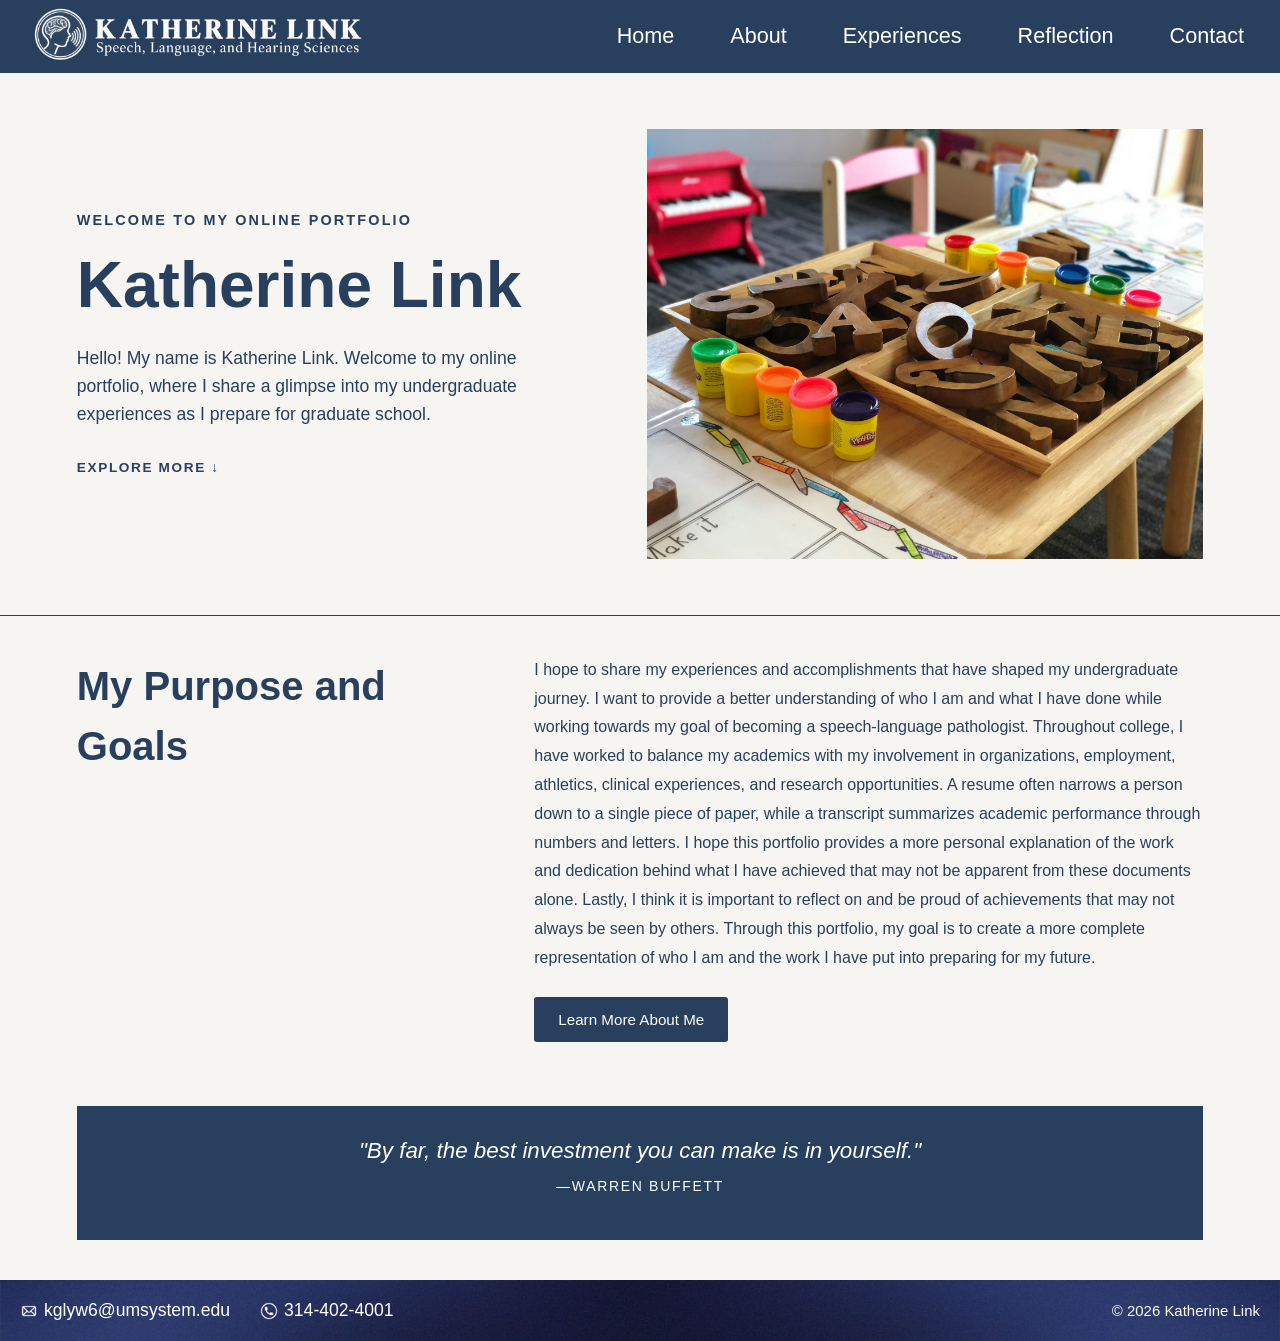
<file: webdevelopment/index.html>
<!DOCTYPE html>
<html lang="en">
  
  <!--
  Name: Katherine Link
  Date: Novemeber 3rd, 2026
  Course: IS_LT 4355
  Description: 6: Activity 6: Adding Layound to your about.html
  -->
  <!--Contains metadata and browser instructions, not visible on page-->
  
  <head>
    <!--Sets character encoding-->
    <meta charset="utf-8">
    <!--Helps website be responsive-->
    <meta name="viewport" content="width=device-width, initial-scale=1.0">
    <!--Displays the name of your page in the browser tab-->
    <title>
      Home Page
    </title>
    <!--Link to external CSS for styling-->
    <link rel="stylesheet" href="style.css">
    <link rel="stylesheet" href="nav.css">
    <link rel="shortcut icon" type="image/x-icon" href="favicon.ico">
  </head>
  
  <body>
    <!--Visual section for banners, logos, or navigation-->
    <header>
      <!--Header Logo-->
      <div class="header-logo">
        <img src="logo.png" alt="Site Logo">
      </div>
      <!--Navigation Bar-->
      <div class="header-navigation">
        <input type="checkbox" id="menu-toggle" class="menu-checkbox">
        <label for="menu-toggle" class="menu-icon">&#9776;</label>
        <nav>
          <ul>
            <li><a href="index.html">Home</a></li>
            <li><a href="about.html">About</a></li>
            <li class="dropdown">
              <a href="project.html">Experiences</a>
              <ul class="dropdown-menu">
                <li><a href="project.html#clinical">Clinical Apprenticeship</a></li>
                <li><a href="project.html#disability-center">Disability Center</a></li>
                <li><a href="project.html#club-volleyball">Club Volleyball</a></li>
              </ul>
            </li>
            <li><a href="reflection.html">Reflection</a></li>
            <li><a href="contact.html">Contact</a></li>
        </ul>
        </nav>
      </div>
    </header>

    <main>
      <!--Homepage Content-->
      <section id="hero"> 
        <!--Hero Intro with Background Image--> 
        <div class="hero-main">
          <div class="hero-intro">
            <h1> WELCOME TO MY ONLINE PORTFOLIO</h1>
            <h2>Katherine Link</h2>
            <p>Hello! My name is Katherine Link. Welcome to my online portfolio, where I share a glimpse into my undergraduate experiences as I prepare for graduate school.</p>   
            <a class="purposebutton" href="#purpose">EXPLORE MORE &darr;</a>
          </div>
          <div class="hero-image">
          <img src="media/heroimage.jpg" alt="Hero Image">
          </div>
        </div>
          <!--Hero Content: Purpose and Goals-->
          <div class="hero-purpose" id="purpose">
            <h3>My Purpose and Goals</h3>
            <p>I hope to share my experiences and accomplishments that have shaped my undergraduate journey. I want to provide a better understanding of who I am and what I have done while working towards my goal of becoming a speech-language pathologist. Throughout college, I have worked to balance my academics with my involvement in organizations, employment, athletics, clinical experiences, and research opportunities. A resume often narrows a person down to a single piece of paper, while a transcript summarizes academic performance through numbers and letters. I hope this portfolio provides a more personal explanation of the work and dedication behind what I have achieved that may not be apparent from these documents alone. Lastly, I think it is important to reflect on and be proud of achievements that may not always be seen by others. Through this portfolio, my goal is to create a more complete representation of who I am and the work I have put into preparing for my future.</p>
           <a id="herobutton" href="about.html">Learn More About Me</a>
          </div>
          <!--Hero Quote-->
          <div class="hero-quote">
            <blockquote>
              <em class="quote-text">"By far, the best investment you can make is in yourself."</em>
              <p>—WARREN BUFFETT</p>
            </blockquote>
          </div>
      </section>
     </main>

    <footer>
      <!--Section that contains name and current date-->
      <p><img src="media/email.png" alt="Email Icon">kglyw6@umsystem.edu</p>
      <p><img src="media/phone.png" alt="Phone Icon">314-402-4001</p>
      <p class="footer-copyright">&copy; 2026 Katherine Link</p>    
      </footer>
    
  </body>
  
</html>
</file>
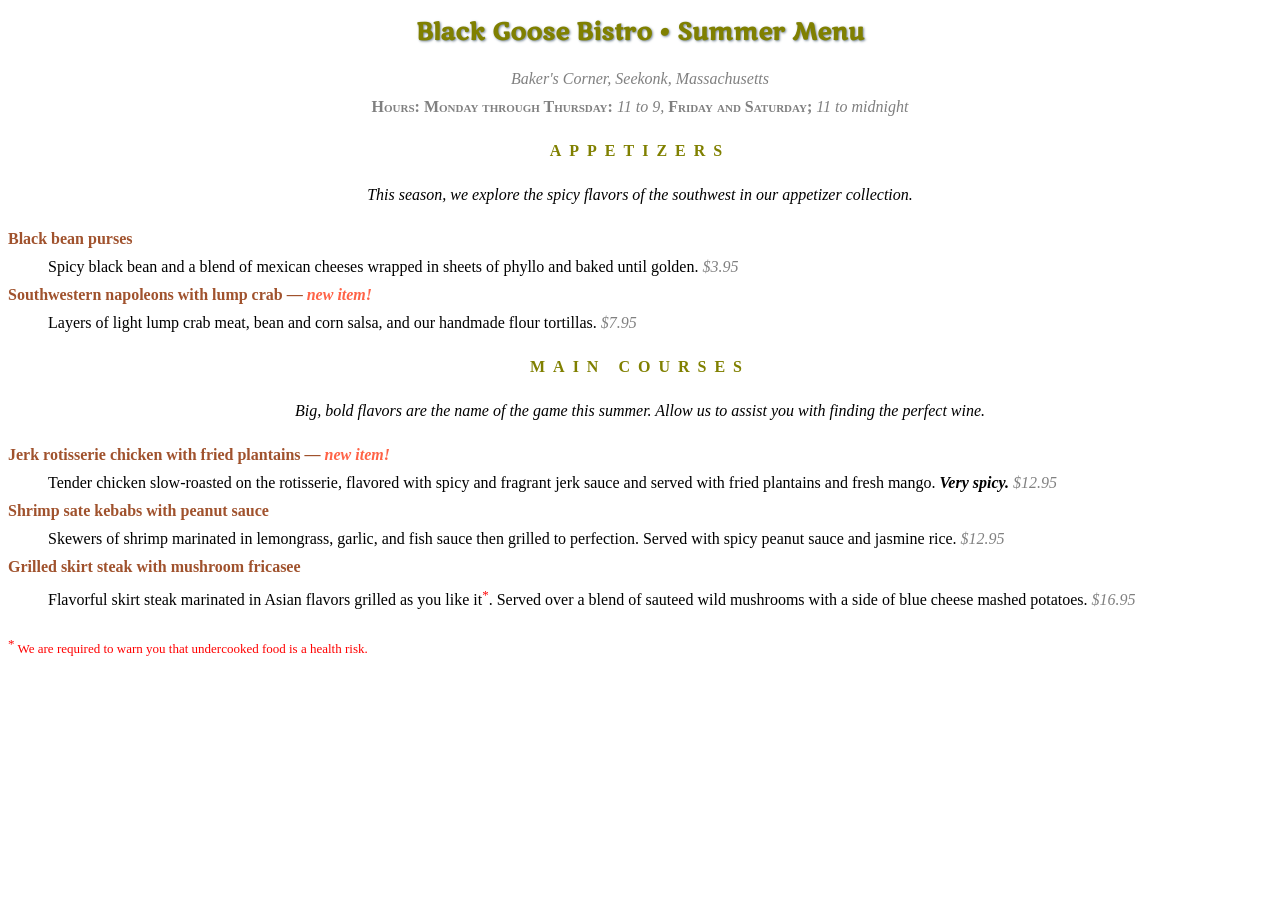
<file: menu.html>
<!DOCTYPE html >
<html>

<head>
    <meta charset="utf-8">
    <title>Black Goose Bistro Summer Menu</title>
    <link href="http://fonts.googleapis.com/css?family=Marko+One" rel="stylesheet">
    <style>
        body {
            font-family: Georgia, serif;
            font-size: 100%;
            line-height: 1.75em;
        }
        h1 {
            font: bold 1.5em "Marko One", Georgia, serif;
            color: olive;
            text-shadow: .05em .05em .1em lightslategray;
        }
        h2 {
            font-size: 1em;
            text-transform: uppercase; 
            letter-spacing: .5em; 
            color: olive; 
        }
        dt {
            font-weight: bold;
            color: sienna;
        }
        strong {
            font-style: italic;
        }
        dt strong {
            color: tomato;
        }
        #info p {
            font-style: italic;
            color: gray;
        }
        .price {
            font-family: Georgia, serif; 
            font-style: italic;
            color: gray;
        }
        .label {
            font-weight: bold; 
            font-variant: small-caps;
            font-style: normal;
        }
        p.warning, sup {
            font-size: small; 
            color: red;
        }
        h1, h2, #info {
            text-align: center; 
        }
        h2 + p {
            text-align: center;
            font-style: italic; 
        }
    </style>
</head>

<body>
    <div id="info">
        <h1>Black Goose Bistro &bull; Summer Menu</h1>

        <p>Baker's Corner, Seekonk, Massachusetts<br>
        <span class="label">Hours: Monday through Thursday:</span> 11 to 9, <span class="label">Friday and Saturday;</span> 11 to midnight</p>
    </div>
    
    <div id="appetizers">
        <h2>Appetizers</h2>
        
        <p>This season, we explore the spicy flavors of the southwest in our appetizer collection.</p>

<dl>
<dt>Black bean purses</dt>
<dd>Spicy black bean and a blend of mexican cheeses wrapped in sheets of phyllo and baked until golden. <span class="price">$3.95</span></dd>

<dt class="newitem">Southwestern napoleons with lump crab &mdash; <strong>new item!</strong></dt>
<dd>Layers of light lump crab meat, bean and corn salsa, and our handmade flour tortillas. <span class="price">$7.95</span></dd>
</dl>
</div>

<div id="entrees">

<h2>Main courses</h2>
<p>Big, bold flavors are the name of the game this summer. Allow us to assist you with finding the perfect wine.</p>


<dl>

<dt class="newitem">Jerk rotisserie chicken with fried plantains &mdash; <strong>new item!</strong></dt>
<dd>Tender chicken slow-roasted on the rotisserie, flavored with spicy and fragrant jerk sauce and served with fried plantains and fresh mango. <strong>Very spicy.</strong> <span class="price">$12.95</span></dd>

<dt>Shrimp sate kebabs with peanut sauce</dt>
<dd>Skewers of shrimp marinated in lemongrass, garlic, and fish sauce then grilled to perfection. Served with spicy peanut sauce and jasmine rice. <span class="price">$12.95</span></dd>

<dt>Grilled skirt steak with mushroom fricasee</dt>
<dd>Flavorful skirt steak marinated in Asian flavors grilled as you like it<sup>*</sup>. Served over a blend of sauteed wild mushrooms with a side of blue cheese mashed potatoes. <span class="price">$16.95</span></dd>
</dl>

</div>

<p class="warning"><sup>*</sup> We are required to warn you that undercooked food is a health risk.</p>

</body>
</html>
</file>
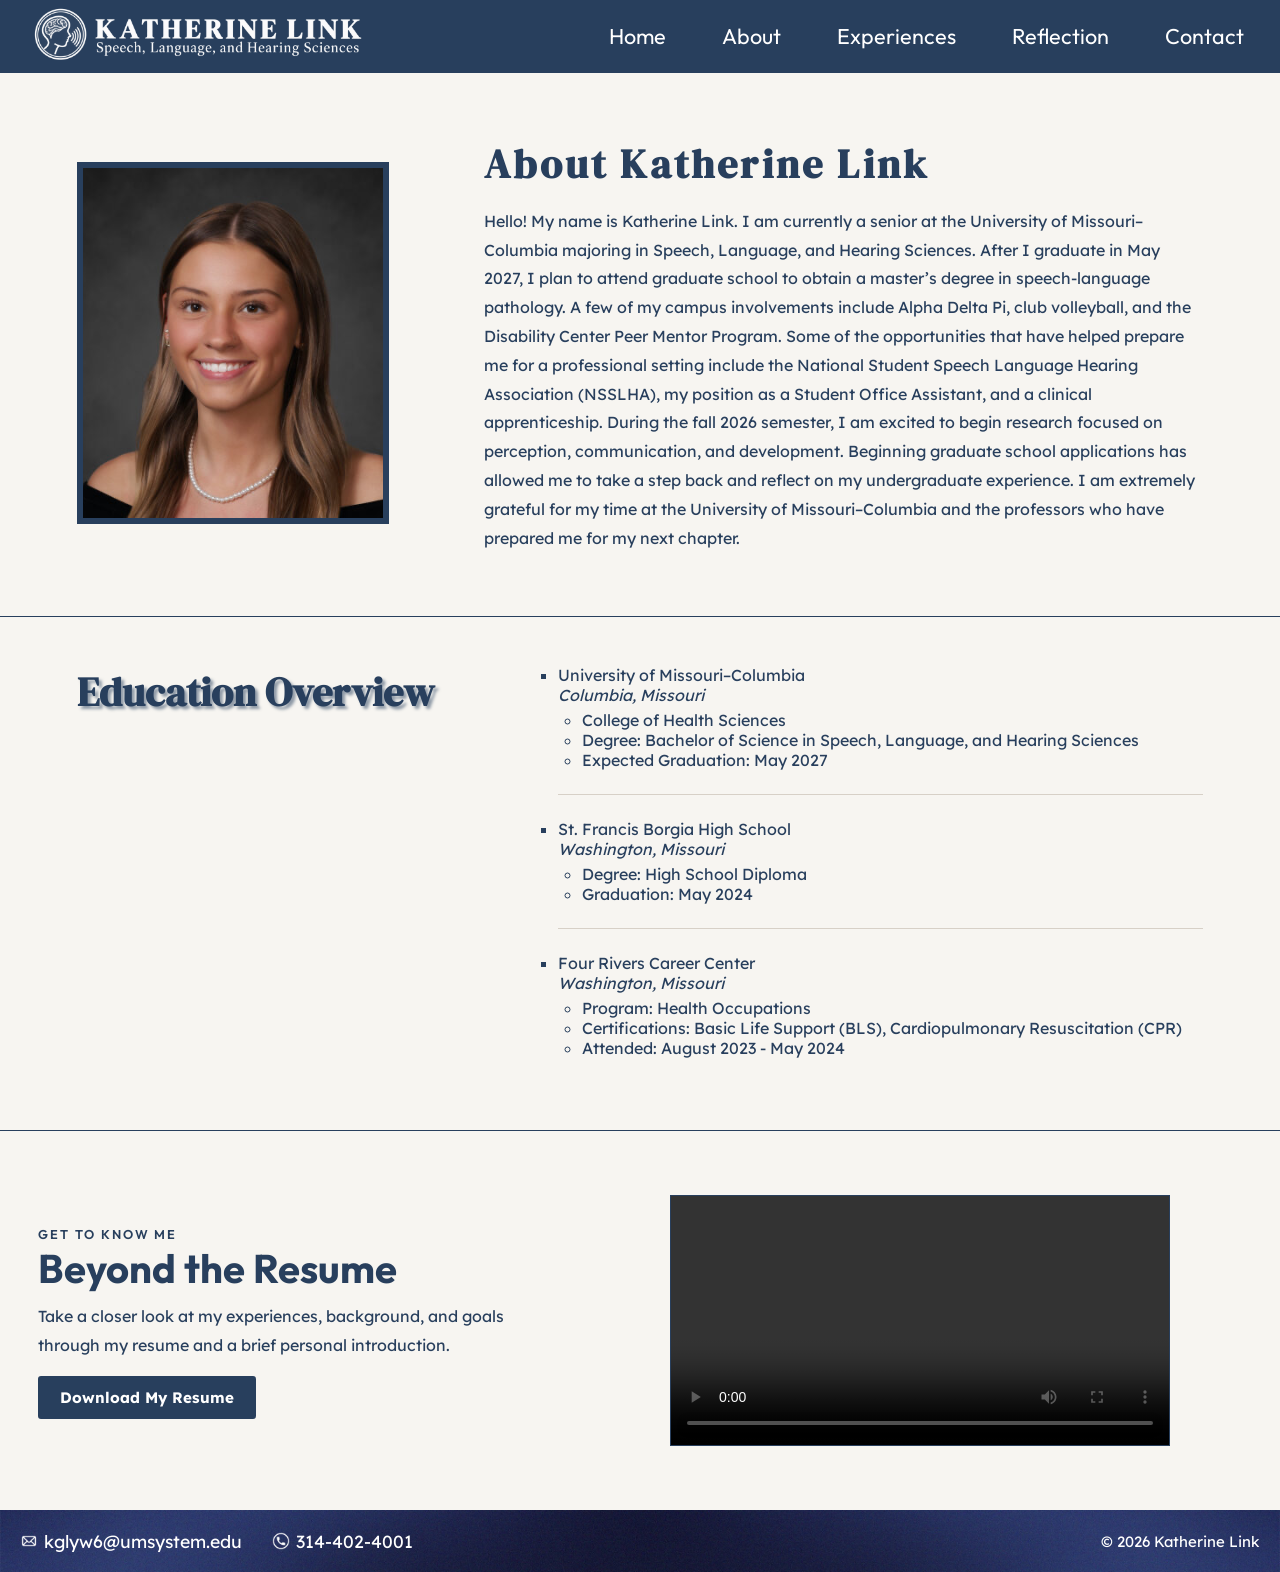
<file: webdevelopment/about.html>
<!DOCTYPE html>
<html lang="en">
  
  <!--
  Name: Katherine Link
  Date: Novemeber 21st, 2026
  Course: IS_LT 4355
  Description: 7: Activity: Custom Fonts
  -->
  <!--Contains metadata and browser instructions, not visible on page-->
  
  <head>
    <!--Style sheet (font size, color, family, etc.)-->
    <link rel="stylesheet" href="style.css">
    <!--Sets character encoding-->
    <meta charset="utf-8">
    <!--Helps website be responsive-->
    <meta name="viewport" content="width=device-width, initial-scale=1.0">
    <!--Displays the name of your page in the browser tab-->
    <title>
      About Page
    </title>
    <!--Link to external CSS for styling-->
    <link rel="stylesheet" href="style.css">
    <link rel="stylesheet" href="nav.css">
    <link rel="shortcut icon" type="image/x-icon" href="favicon.ico">
    
    <!--Custom Fonts (DM Serif Display, Outfit, & Lexend) from Google Fonts Used Here-->
    <link rel="preconnect" href="https://fonts.googleapis.com">
    <link rel="preconnect" href="https://fonts.gstatic.com" crossorigin>
    <link href="https://fonts.googleapis.com/css2?family=DM+Serif+Display:ital@0;1&family=Lexend:wght@100..900&family=Outfit:wght@100..900&display=swap" rel="stylesheet">
  </head>
  
  <body>
    <!--Visual section for banners, logos, or navigation-->
    <!--Visual section for banners, logos, or navigation-->
    <header>
      <!--Header Logo-->
      <div class="header-logo">
        <img src="logo.png" alt="Site Logo">
      </div>
      <!--Navigation Bar-->
      <div class="header-navigation">
        <input type="checkbox" id="menu-toggle" class="menu-checkbox">
        <label for="menu-toggle" class="menu-icon">&#9776;</label>
        <nav>
          <ul>
            <li><a href="index.html">Home</a></li>
            <li><a href="about.html">About</a></li>
            <li class="dropdown">
              <a href="project.html">Experiences</a>
              <ul class="dropdown-menu">
                <li><a href="project.html#clinical">Clinical Apprenticeship</a></li>
                <li><a href="project.html#disability-center">Disability Center</a></li>
                <li><a href="project.html#club-volleyball">Club Volleyball</a></li>
              </ul>
            </li>
            <li><a href="reflection.html">Reflection</a></li>
            <li><a href="contact.html">Contact</a></li>
        </ul>
        </nav>
      </div>
    </header>
    
    <main>
      <!--Content will go here-->
      <div class="about-top">
        <!--Custom Font Used Here (DM Serif Display)-->
        <!--Custom Heading Style: letter spacing-->
        <h1>About Katherine Link</h1>

        <div class="headshot">
            <img src="media/headshot.jpeg" alt="Professional Headshot of Katherine Link">
        </div>

         <p> Hello! My name is Katherine Link. I am currently a senior at the University of Missouri–Columbia majoring in Speech, Language, and Hearing Sciences. After I graduate in May 2027, I plan to attend graduate school to obtain a master’s degree in speech-language pathology. A few of my campus involvements include Alpha Delta Pi, club volleyball, and the Disability Center Peer Mentor Program. Some of the opportunities that have helped prepare me for a professional setting include the National Student Speech Language Hearing Association (NSSLHA), my position as a Student Office Assistant, and a clinical apprenticeship. During the fall 2026 semester, I am excited to begin research focused on perception, communication, and development. Beginning graduate school applications has allowed me to take a step back and reflect on my undergraduate experience. I am extremely grateful for my time at the University of Missouri–Columbia and the professors who have prepared me for my next chapter.</p>
      </div> 

      <div class="education-overview">
        <!--Custom Font Used Here (DM Serif Display)-->
        <!--Custom Heading Style: text shadow-->
        <h1>Education Overview</h1>
        <ul>
          <li>University of Missouri–Columbia<br><em>Columbia, Missouri</em>
            <ul> 
              <li>College of Health Sciences</li>
              <li>Degree: Bachelor of Science in Speech, Language, and Hearing Sciences</li>
              <li>Expected Graduation: May 2027</li>
            </ul> 
          </li>

          <li>St. Francis Borgia High School<br><em>Washington, Missouri</em>
            <ul>
              <li>Degree: High School Diploma</li>
              <li>Graduation: May 2024</li>
            </ul>
          </li>

          <li>Four Rivers Career Center<br><em>Washington, Missouri</em>
            <ul>
              <li>Program: Health Occupations</li>
              <li>Certifications: Basic Life Support (BLS), Cardiopulmonary Resuscitation (CPR)</li>
              <li>Attended: August 2023 - May 2024</li>
            </ul>
          </li>   
        </ul>
      </div>

      <!--Beyond the Resume-->
      <section class="beyond-resume">
        <div class="beyond-resume-text">
          <p class="section-label">GET TO KNOW ME</p>
          <h2>Beyond the Resume</h2>
          <p>Take a closer look at my experiences, background, and goals through my resume and a brief personal introduction.</p>

          <a class="resume-link" href="webresume.pdf">Download My Resume</a>
        </div>

        <div class="beyond-resume-video">
          <video controls aria-label="Video Resume of Katherine Link">
            <source src="media/resume-video.mp4" type="video/mp4">
            Your browser does not support the video tag. 
          </video>
        </div>
      </section>
    </main>

    <footer>
      <!--Section that contains name and current date-->
      <p><img src="media/email.png" alt="Email Icon">kglyw6@umsystem.edu</p>
      <p><img src="media/phone.png" alt="Phone Icon">314-402-4001</p>
      <p class="footer-copyright">&copy; 2026 Katherine Link</p>
    </footer>

  </body>
  
</html>
</file>
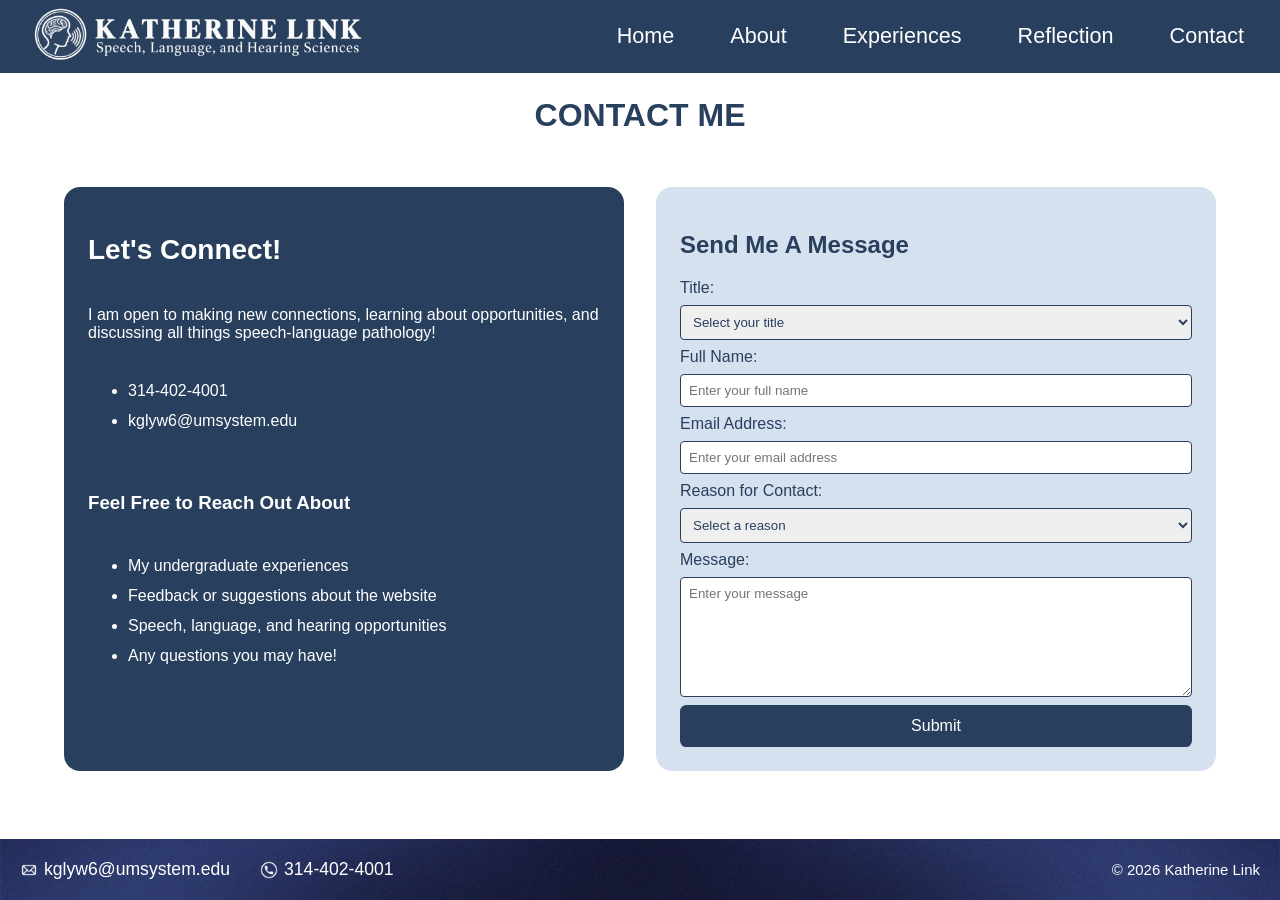
<file: webdevelopment/contact.html>
<!DOCTYPE html>
<html lang="en">
  
  <!--
  Name: Katherine Link
  Date: Novemeber 3rd, 2026
  Course: IS_LT 4355
  Description: 6: Activity 6: Adding Layound to your about.html
  -->
  <!--Contains metadata and browser instructions, not visible on page-->
  
  <head>
    <!--Sets character encoding-->
    <meta charset="utf-8">
    <!--Helps website be responsive-->
    <meta name="viewport" content="width=device-width, initial-scale=1.0">
    <!--Displays the name of your page in the browser tab-->
    <title>
      Contact Page 
    </title>
    <!--Link to external CSS for styling-->
    <link rel="stylesheet" href="style.css">
    <link rel="stylesheet" href="nav.css">
    <link rel="shortcut icon" type="image/x-icon" href="favicon.ico">
  </head>
  
  <body>
    <!--Visual section for banners, logos, or navigation-->
    <header>
      <!--Header Logo-->
      <div class="header-logo">
        <img src="logo.png" alt="Site Logo">
      </div>
      <!--Navigation Bar-->
      <div class="header-navigation">
        <input type="checkbox" id="menu-toggle" class="menu-checkbox">
        <label for="menu-toggle" class="menu-icon">&#9776;</label>
        <nav>
          <ul>
            <li><a href="index.html">Home</a></li>
            <li><a href="about.html">About</a></li>
            <li class="dropdown">
              <a href="project.html">Experiences</a>
              <ul class="dropdown-menu">
                <li><a href="project.html#clinical">Clinical Apprenticeship</a></li>
                <li><a href="project.html#disability-center">Disability Center</a></li>
                <li><a href="project.html#club-volleyball">Club Volleyball</a></li>
              </ul>
            </li>
            <li><a href="reflection.html">Reflection</a></li>
            <li><a href="contact.html">Contact</a></li>
        </ul>
        </nav>
      </div>
    </header>

    
    <!--Content will go here-->
    <div class="contact-title">
      <h1>CONTACT ME</h1>
    </div>

    <section class="contact-section">

      <div class="contact-info">
        <h2>Let's Connect!</h2>
        <p>I am open to making new connections, learning about opportunities, and discussing all things speech-language pathology! </p>
          <ul>
            <li>314-402-4001</li>
            <li>kglyw6@umsystem.edu</li>
          </ul>
        
        <h3>Feel Free to Reach Out About</h3>
          <ul>
            <li>My undergraduate experiences</li>
            <li>Feedback or suggestions about the website</li>
            <Li>Speech, language, and hearing opportunities</Li>
            <li>Any questions you may have!</li>
          </ul>

      </div>

      <div class="contact-form">
        <h2>Send Me A Message</h2>

        <!--Contact Form-->
        <form action="mailto:kglyw6@umsystem.edu?Subject=Contact%20Form" method="post" enctype="text/plain">

          <!--Title Information-->
          <label for="title">Title:</label>
          <select id="title" name="title" required>
            <option value="" disabled selected>Select your title</option>
            <option value="ms">Ms.</option>
            <option value="mrs">Mrs.</option>
            <option value="mr">Mr.</option>
            <option value="dr">Dr.</option>
          </select>

          <!--Name Information-->
          <label for="fullname">Full Name:</label>
          <input type="text" id="fullname" name="fullname" placeholder="Enter your full name" required>
          
          <!--Email Information-->
          <label for="email">Email Address:</label>
          <input type="email" id="email" name="email" placeholder="Enter your email address" required>
          
          <!--Reason For Contact-->
          <label for="reason">Reason for Contact:</label>
          <select id="reason" name="reason" required>
            <option value="" disabled selected>Select a reason</option>
            <option value="question">Question</option>
            <option value="feedback">Feedback</option>
            <option value="opportunity">Opportunity</option>
            <option value="other">Other</option>
          </select>

          <!--Message-->
          <label for="message">Message:</label>
          <textarea id="message" name="message" placeholder="Enter your message" required></textarea>

          <!--Submit Button-->
          <input type="submit" value="Submit">

        </form>
      </div>

    </section>
    
    <footer>
      <!--Contact Information-->
      <p><img src="media/email.png" alt="Email Icon"> kglyw6@umsystem.edu</p>
      <p><img src="media/phone.png" alt="Phone Icon"> 314-402-4001</p>
      <p class="footer-copyright">&copy; 2026 Katherine Link</p>
    </footer>

  </body>
  
</html>
</file>
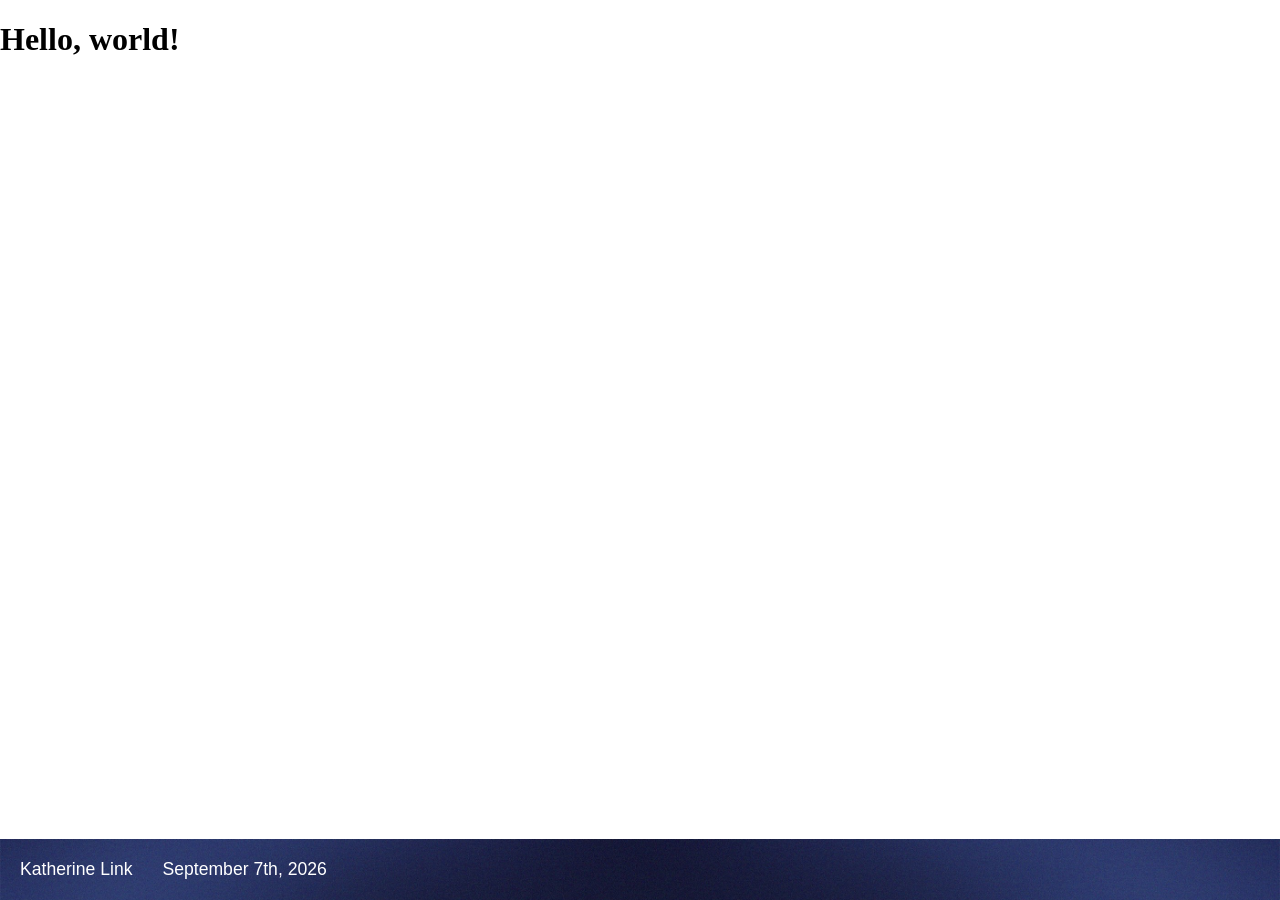
<file: webdevelopment/Linktemplate.html>
<!DOCTYPE html>
<html lang="en">
  
  <!--
  Name: Katherine Link
  Date: September 7th, 2026
  Course: IS_LT 4355
  Description: Creating Your Boilerplate Template
  -->
  <!--Contains metadata and browser instructions, not visible on page-->
  
  <head>
    <!--Sets character encoding-->
    <meta charset="utf-8">
    <!--Helps website be responsive-->
    <meta name="viewport" content="width=device-width, initial-scale=1.0">
    <!--Displays the name of your page in the browser tab-->
    <title>
      My Starter Template
    </title>
    <!--Link to external CSS for styling-->
    <link rel="stylesheet" href="style.css">
  </head>
  
  <body>
    <!--Visual section for banners, logos, or navigation-->
    <header>
    </header>
    
    <!--Content will go here-->
    <h1>Hello, world!</h1>
    
    <footer>
      <!--Section that contains name and current date-->
      <p>Katherine Link</p>
      <p>September 7th, 2026</p>
    </footer>
  </body>
  
</html>
</file>
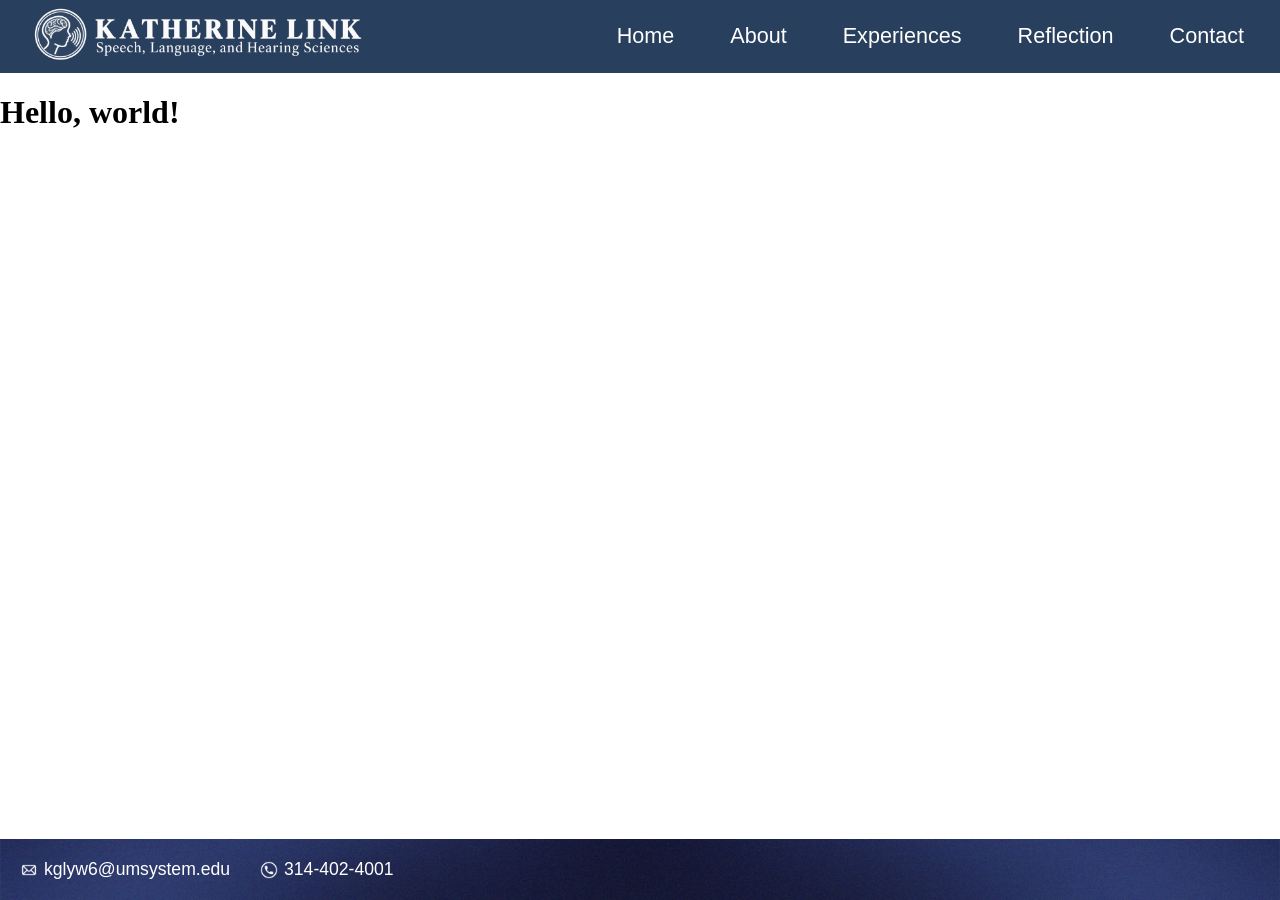
<file: webdevelopment/linktemplate.html>
<!DOCTYPE html>
<html lang="en">
  
  <!--
  Name: Katherine Link
  Date: November 12th, 2026
  Course: IS_LT 4355
  Description: 6: Activity: Responsive Navigation
  -->
  <!--Contains metadata and browser instructions, not visible on page-->
  
  <head>
    <!--Sets character encoding-->
    <meta charset="utf-8">
    <!--Helps website be responsive-->
    <meta name="viewport" content="width=device-width, initial-scale=1.0">
    <!--Displays the name of your page in the browser tab-->
    <title>
      My Starter Template
    </title>
    <!--Link to external CSS for styling-->
    <link rel="stylesheet" href="style.css">
    <link rel="stylesheet" href="nav.css">
    <link rel="shortcut icon" type="image/x-icon" href="favicon.ico">
  </head>
  
  <body>
    <!--Visual section for banners, logos, or navigation-->
    <header>
      <!--Header Logo-->
      <div class="header-logo">
        <img src="logo.png" alt="Site Logo">
      </div>
      <!--Navigation Bar-->
      <div class="header-navigation">
        <input type="checkbox" id="menu-toggle" class="menu-checkbox">
        <label for="menu-toggle" class="menu-icon">&#9776;</label>
        <nav>
          <ul>
            <li><a href="index.html">Home</a></li>
            <li><a href="about.html">About</a></li>
            <li class="dropdown">
              <a href="project.html">Experiences</a>
              <ul class="dropdown-menu">
                <li><a href="project.html#clinical">Clinical Apprenticeship</a></li>
                <li><a href="project.html#disability-center">Disability Center</a></li>
                <li><a href="project.html#club-volleyball">Club Volleyball</a></li>
              </ul>
            </li>
            <li><a href="reflection.html">Reflection</a></li>
            <li><a href="contact.html">Contact</a></li>
        </ul>
        </nav>
      </div>
    </header>
    
    <!--Content will go here-->
    <h1>Hello, world!</h1>
    
    <footer>
      <!--Contact Information-->
      <p><img src="media/email.png" alt="Email Icon"> kglyw6@umsystem.edu</p>
      <p><img src="media/phone.png" alt="Phone Icon"> 314-402-4001</p>
    </footer>

  </body>
  
</html>
</file>
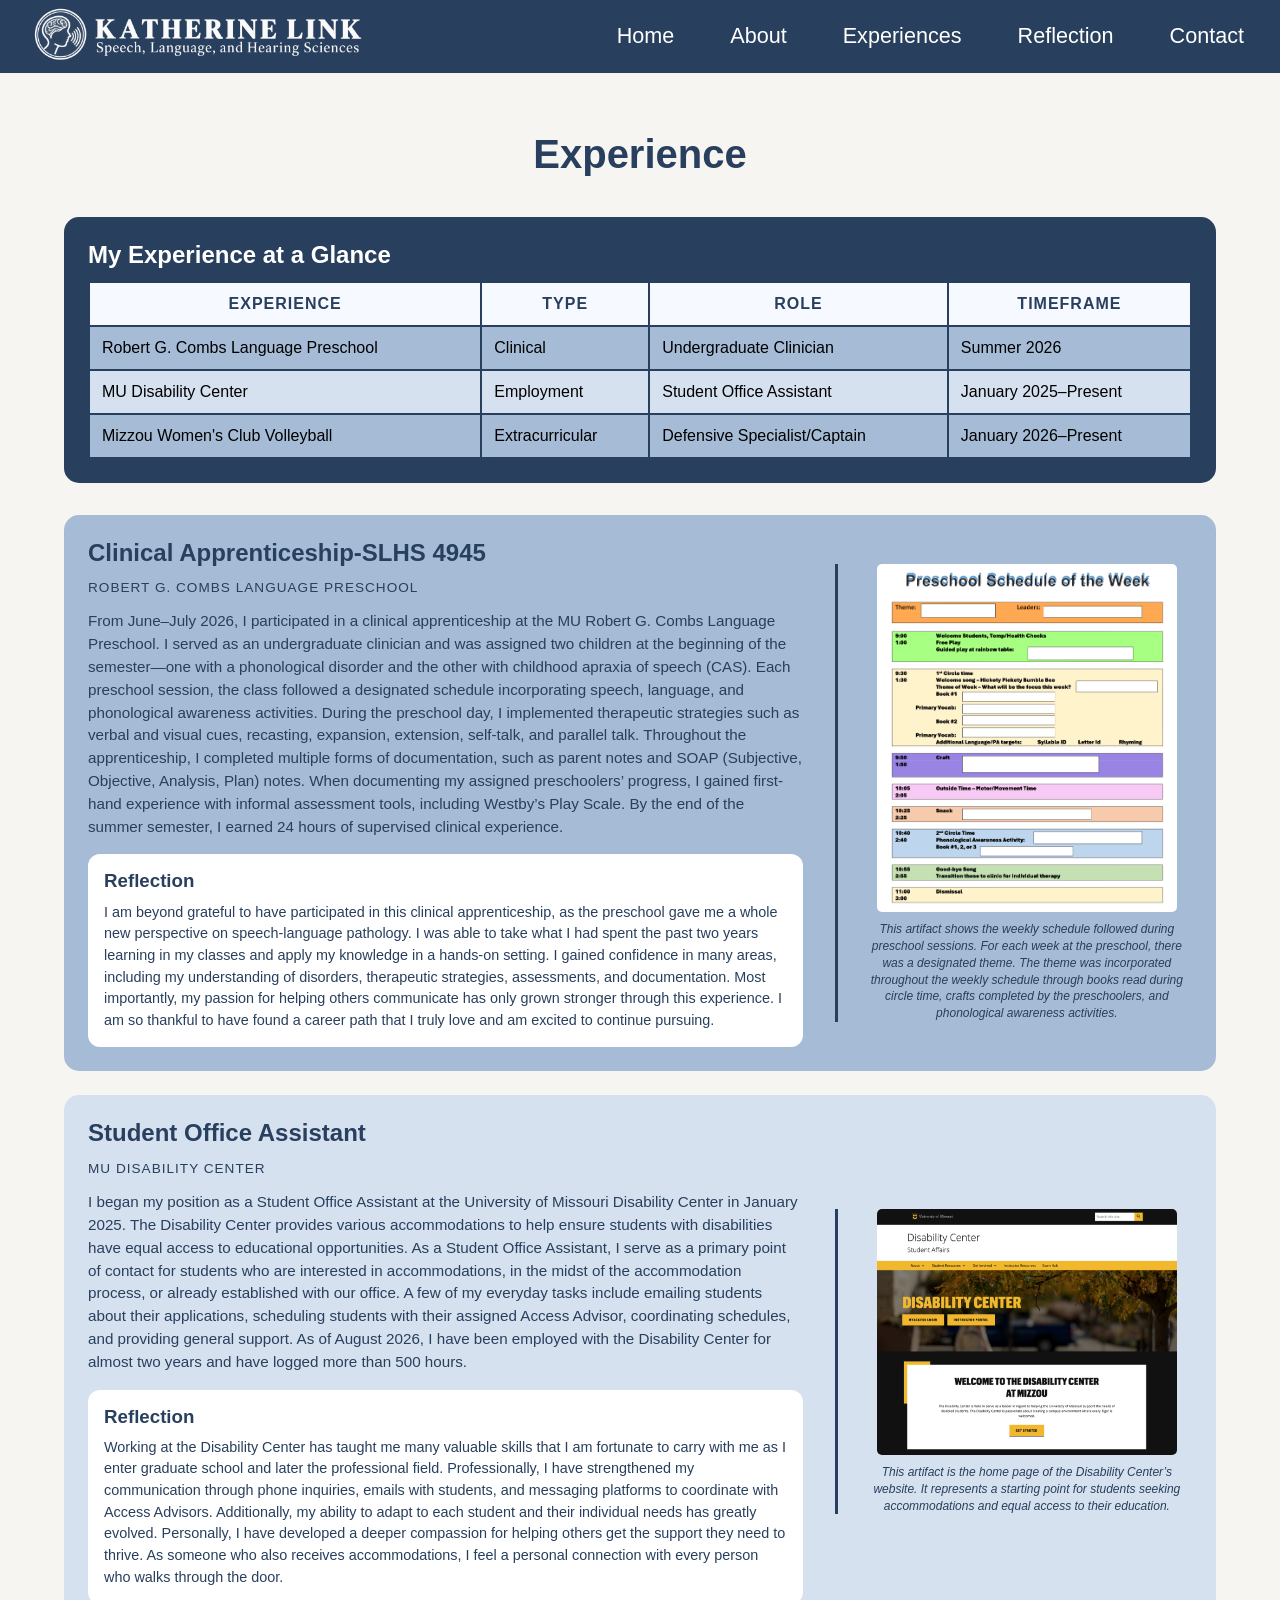
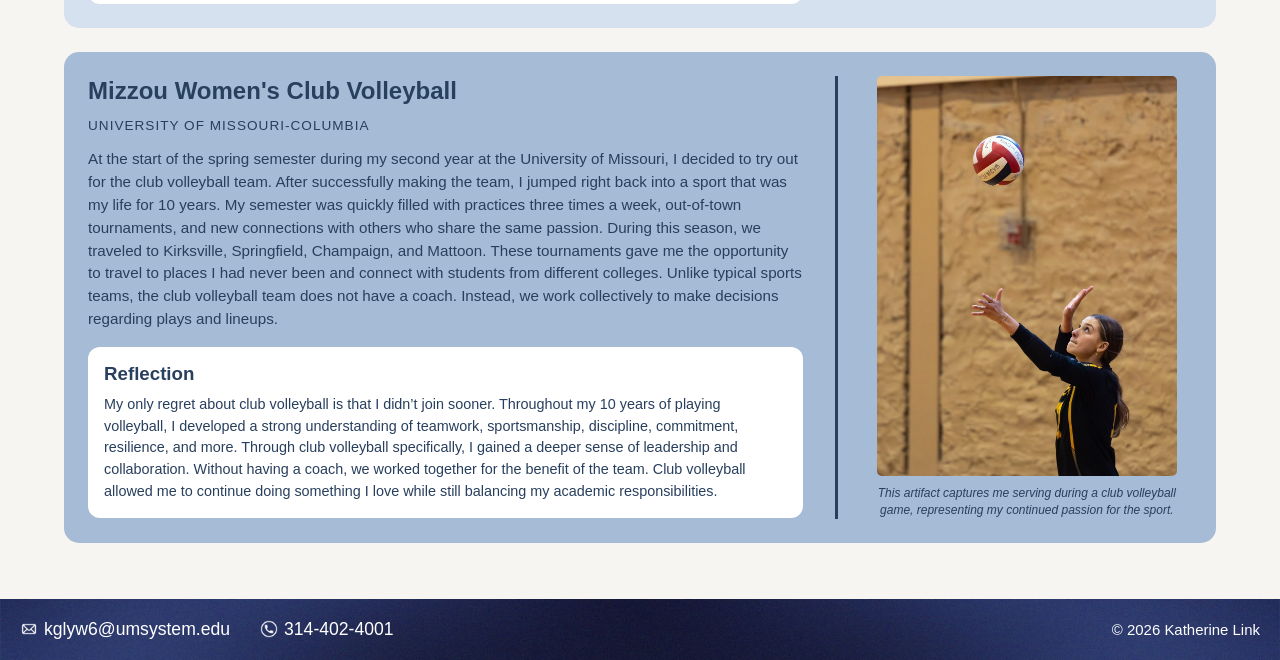
<file: webdevelopment/project.html>
<!DOCTYPE html>
<html lang="en">
  
  <!--
  Name: Katherine Link
  Date: Novemeber 17th, 2026
  Course: IS_LT 4355
  Description: 7: Activity: Table
  -->
  <!--Contains metadata and browser instructions, not visible on page-->
  
  <head>
    <!--Sets character encoding-->
    <meta charset="utf-8">
    <!--Helps website be responsive-->
    <meta name="viewport" content="width=device-width, initial-scale=1.0">
    <!--Displays the name of your page in the browser tab-->
    <title>
      Experience Page
    </title>
    <!--Link to external CSS for styling-->
    <link rel="stylesheet" href="style.css">
    <link rel="stylesheet" href="nav.css">
    <link rel="shortcut icon" type="image/x-icon" href="favicon.ico">
  </head>
  
  <body class="experience-page">
    <!--Visual section for banners, logos, or navigation-->
    <header>
      <!--Header Logo-->
      <div class="header-logo">
        <img src="logo.png" alt="Site Logo">
      </div>
      <!--Navigation Bar-->
      <div class="header-navigation">
        <input type="checkbox" id="menu-toggle" class="menu-checkbox">
        <label for="menu-toggle" class="menu-icon">&#9776;</label>
        <nav>
          <ul>
            <li><a href="index.html">Home</a></li>
            <li><a href="about.html">About</a></li>
            <li class="dropdown">
              <a href="project.html">Experiences</a>
              <ul class="dropdown-menu">
                <li><a href="project.html#clinical">Clinical Apprenticeship</a></li>
                <li><a href="project.html#disability-center">Disability Center</a></li>
                <li><a href="project.html#club-volleyball">Club Volleyball</a></li>
              </ul>
            </li>
            <li><a href="reflection.html">Reflection</a></li>
            <li><a href="contact.html">Contact</a></li>
        </ul>
        </nav>
      </div>
    </header>
    
    <main class="experience-main">
      <!--Content will go here-->
      <h1>Experience</h1>

      <!--Experience Summary Table-->
      <div class="experience-summary">
        <div class="table-container">
          <table>
            <caption>My Experience at a Glance</caption>
            
            <thead>
              <tr>
                <th scope="col">Experience</th>
                <th scope="col">Type</th>
                <th scope="col">Role</th>
                <th scope="col">Timeframe</th>
              </tr>
            </thead>
            
            <tbody>
              <tr>
                <td>Robert G. Combs Language Preschool</td>
                <td>Clinical</td>
                <td>Undergraduate Clinician</td>
                <td>Summer 2026</td>
              </tr>
              <tr>
                <td>MU Disability Center</td>
                <td>Employment</td>
                <td>Student Office Assistant</td>
                <td>January 2025–Present</td>
              </tr>
              <tr>
                <td>Mizzou Women's Club Volleyball</td>
                <td>Extracurricular</td>
                <td>Defensive Specialist/Captain</td>
                <td>January 2026–Present</td>
              </tr>
          </table>
        </div>
      </div>

      <!--Clinical Apprenticeship Experience-->
      <section id="clinical" class="experience-card dark">
        <div class="experience-content">
          <h2>Clinical Apprenticeship-SLHS 4945</h2>
          <h3>Robert G. Combs Language Preschool</h3>
          <p>From June–July 2026, I participated in a clinical apprenticeship at the MU Robert G. Combs Language Preschool. I served as an undergraduate clinician and was assigned two children at the beginning of the semester—one with a phonological disorder and the other with childhood apraxia of speech (CAS). Each preschool session, the class followed a designated schedule incorporating speech, language, and phonological awareness activities. During the preschool day, I implemented therapeutic strategies such as verbal and visual cues, recasting, expansion, extension, self-talk, and parallel talk. Throughout the apprenticeship, I completed multiple forms of documentation, such as parent notes and SOAP (Subjective, Objective, Analysis, Plan) notes. When documenting my assigned preschoolers’ progress, I gained first-hand experience with informal assessment tools, including Westby’s Play Scale. By the end of the summer semester, I earned 24 hours of supervised clinical experience.</p>
        
          <div class="experience-reflection">
          <h3>Reflection</h3>
          <p>I am beyond grateful to have participated in this clinical apprenticeship, as the preschool gave me a whole new perspective on speech-language pathology. I was able to take what I had spent the past two years learning in my classes and apply my knowledge in a hands-on setting. I gained confidence in many areas, including my understanding of disorders, therapeutic strategies, assessments, and documentation. Most importantly, my passion for helping others communicate has only grown stronger through this experience. I am so thankful to have found a career path that I truly love and am excited to continue pursuing.</p>
          </div>
        </div>
        <!--Image of Clinical Experience-->
        <figure class="experience-artifact">
          <img src="media/clinical-artifact.png"
          alt="Preschool schedule of the week">
          <figcaption>This artifact shows the weekly schedule followed during preschool sessions. For each week at the preschool, there was a designated theme. The theme was incorporated throughout the weekly schedule through books read during circle time, crafts completed by the preschoolers, and phonological awareness activities. </figcaption>
        </figure>
      </section>
    
      <!--Student Office Assistant Experience-->
      <section id="disability-center" class="experience-card light">
        <div class="experience-content">
          <h2>Student Office Assistant</h2>
          <h3>MU Disability Center</h3>
          <p>I began my position as a Student Office Assistant at the University of Missouri Disability Center in January 2025. The Disability Center provides various accommodations to help ensure students with disabilities have equal access to educational opportunities. As a Student Office Assistant, I serve as a primary point of contact for students who are interested in accommodations, in the midst of the accommodation process, or already established with our office. A few of my everyday tasks include emailing students about their applications, scheduling students with their assigned Access Advisor, coordinating schedules, and providing general support. As of August 2026, I have been employed with the Disability Center for almost two years and have logged more than 500 hours. </p>
          <div class="experience-reflection">
            <h3>Reflection</h3>
            <p>Working at the Disability Center has taught me many valuable skills that I am fortunate to carry with me as I enter graduate school and later the professional field. Professionally, I have strengthened my communication through phone inquiries, emails with students, and messaging platforms to coordinate with Access Advisors. Additionally, my ability to adapt to each student and their individual needs has greatly evolved. Personally, I have developed a deeper compassion for helping others get the support they need to thrive. As someone who also receives accommodations, I feel a personal connection with every person who walks through the door.</p>
          </div>
        </div>
        <!--Image of Disability Center Experience-->
        <figure class="experience-artifact">
          <img src="media/disability-center-artifact.png"
          alt="Disability Center Website">
          <figcaption>This artifact is the home page of the Disability Center’s website. It represents a starting point for students seeking accommodations and equal access to their education. </figcaption>
        </figure>
      </section>

      <!--Club Volleyball Experience-->
      <section id="club-volleyball" class="experience-card dark">
        <div class="experience-content">
          <h2>Mizzou Women's Club Volleyball</h2>
          <h3>University of Missouri-Columbia</h3>
          <p>At the start of the spring semester during my second year at the University of Missouri, I decided to try out for the club volleyball team. After successfully making the team, I jumped right back into a sport that was my life for 10 years. My semester was quickly filled with practices three times a week, out-of-town tournaments, and new connections with others who share the same passion. During this season, we traveled to Kirksville, Springfield, Champaign, and Mattoon. These tournaments gave me the opportunity to travel to places I had never been and connect with students from different colleges. Unlike typical sports teams, the club volleyball team does not have a coach. Instead, we work collectively to make decisions regarding plays and lineups.</p>
          
          <div class="experience-reflection">
            <h3>Reflection</h3>
            <p>My only regret about club volleyball is that I didn’t join sooner. Throughout my 10 years of playing volleyball, I developed a strong understanding of teamwork, sportsmanship, discipline, commitment, resilience, and more. Through club volleyball specifically, I gained a deeper sense of leadership and collaboration. Without having a coach, we worked together for the benefit of the team. Club volleyball allowed me to continue doing something I love while still balancing my academic responsibilities. </p>
          </div>
        </div>
        <!--Image of Volleyball Experience-->
        <figure class="experience-artifact">
          <img src="media/volleyball-artifact.png"
          alt="Team Photo from a Volleyball Game">
          <figcaption>This artifact captures me serving during a club volleyball game, representing my continued passion for the sport.</figcaption>
        </figure>
      </section>

    </main>
    
    <footer>
      <!--Section that contains name and current date-->
      <p><img src="media/email.png" alt="Email Icon">kglyw6@umsystem.edu</p>
      <p><img src="media/phone.png" alt="Phone Icon">314-402-4001</p>
      <p class="footer-copyright">&copy; 2026 Katherine Link</p>
    </footer>

  </body>
  
</html>
</file>
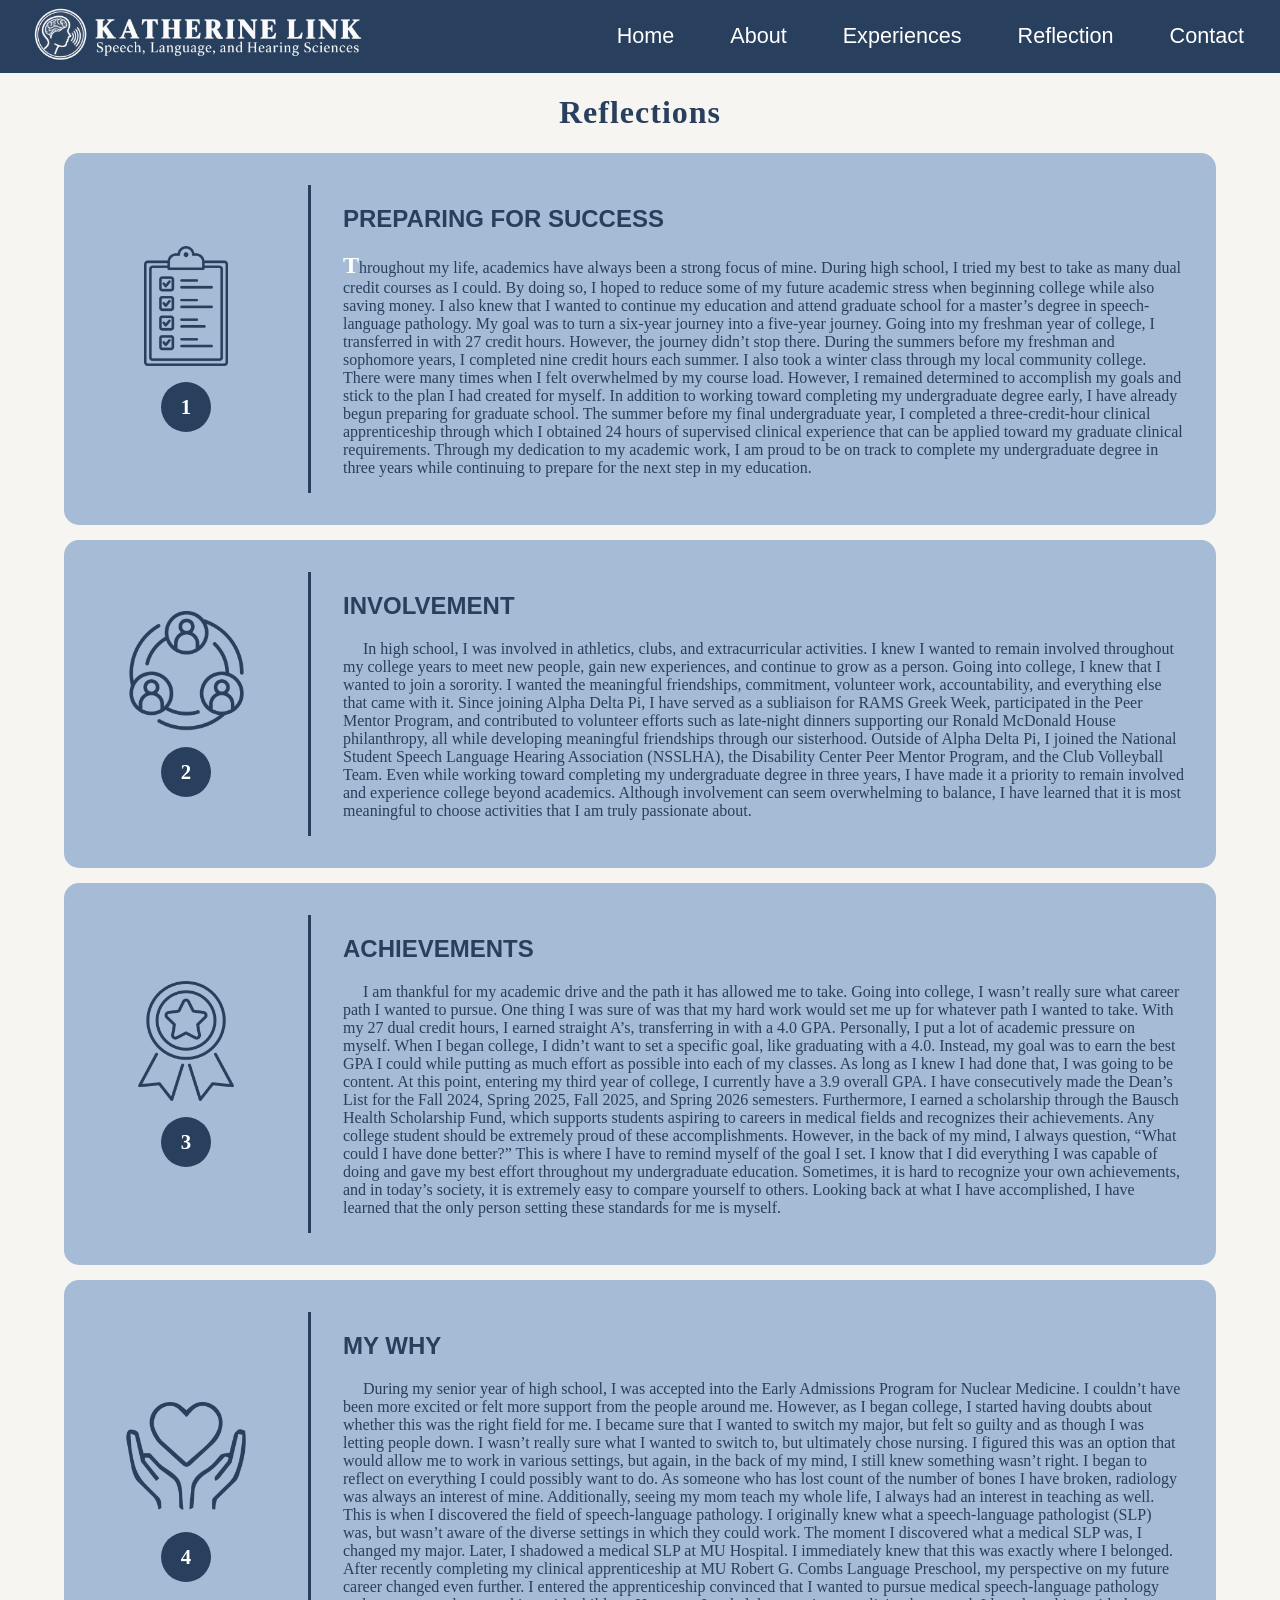
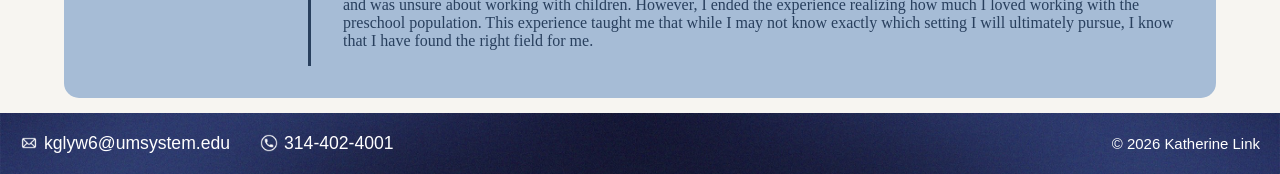
<file: webdevelopment/reflection.html>
<!DOCTYPE html>
<html lang="en">
  
  <!--
  Name: Katherine Link
  Date: Novemeber 3rd, 2026
  Course: IS_LT 4355
  Description: 6: Activity 6: Adding Layound to your about.html
  -->
  <!--Contains metadata and browser instructions, not visible on page-->
  
  <head>
    <!--Sets character encoding-->
    <meta charset="utf-8">
    <!--Helps website be responsive-->
    <meta name="viewport" content="width=device-width, initial-scale=1.0">
    <!--Displays the name of your page in the browser tab-->
    <title>
      Reflection Page
    </title>
    <!--Link to external CSS for styling-->
    <link rel="stylesheet" href="style.css">
    <link rel="stylesheet" href="nav.css">
    <link rel="shortcut icon" type="image/x-icon" href="favicon.ico">
  </head>
  
  <body class="reflection-page">
    <!--Visual section for banners, logos, or navigation-->
    <header>
      <!--Header Logo-->
      <div class="header-logo">
        <img src="logo.png" alt="Site Logo">
      </div>
      <!--Navigation Bar-->
      <div class="header-navigation">
        <input type="checkbox" id="menu-toggle" class="menu-checkbox">
        <label for="menu-toggle" class="menu-icon">&#9776;</label>
        <nav>
          <ul>
            <li><a href="index.html">Home</a></li>
            <li><a href="about.html">About</a></li>
            <li class="dropdown">
              <a href="project.html">Experiences</a>
              <ul class="dropdown-menu">
                <li><a href="project.html#clinical">Clinical Apprenticeship</a></li>
                <li><a href="project.html#disability-center">Disability Center</a></li>
                <li><a href="project.html#club-volleyball">Club Volleyball</a></li>
              </ul>
            </li>
            <li><a href="reflection.html">Reflection</a></li>
            <li><a href="contact.html">Contact</a></li>
        </ul>
        </nav>
      </div>
    </header>

    <main>
      <!--Main Content-->
      <div class="reflection-heading">
        <h1>Reflections</h1>
      </div>

      <!--Reflection Box 1-->
      <div class="reflection-box">
          <div class="reflection-number">
              <p>1</p>
          </div>
          <img src="media/clipboard.png" alt="Clipboard Icon" class="reflection-icon">
          <div class="reflection-text">
              <h2>Preparing for Success</h2>
              <p class="first-reflection">Throughout my life, academics have always been a strong focus of mine. During high school, I tried my best to take as many dual credit courses as I could. By doing so, I hoped to reduce some of my future academic stress when beginning college while also saving money. I also knew that I wanted to continue my education and attend graduate school for a master’s degree in speech-language pathology. My goal was to turn a six-year journey into a five-year journey. Going into my freshman year of college, I transferred in with 27 credit hours. However, the journey didn’t stop there. During the summers before my freshman and sophomore years, I completed nine credit hours each summer. I also took a winter class through my local community college. There were many times when I felt overwhelmed by my course load. However, I remained determined to accomplish my goals and stick to the plan I had created for myself. In addition to working toward completing my undergraduate degree early, I have already begun preparing for graduate school. The summer before my final undergraduate year, I completed a three-credit-hour clinical apprenticeship through which I obtained 24 hours of supervised clinical experience that can be applied toward my graduate clinical requirements. Through my dedication to my academic work, I am proud to be on track to complete my undergraduate degree in three years while continuing to prepare for the next step in my education.</p>
          </div>
      </div>

      <!--Reflection Box 2-->
      <div class="reflection-box">
          <div class="reflection-number">
              <p>2</p>
          </div>
          <img src="media/people.png" alt="People Icon" class="reflection-icon">
          <div class="reflection-text">
              <h2>Involvement</h2>
              <p class="rest-reflection">In high school,  I was involved in athletics, clubs, and extracurricular activities. I knew I wanted to remain involved throughout my college years to meet new people, gain new experiences, and continue to grow as a person. Going into college, I knew that I wanted to join a sorority. I wanted the meaningful friendships, commitment, volunteer work, accountability, and everything else that came with it. Since joining Alpha Delta Pi, I have served as a subliaison for RAMS Greek Week, participated in the Peer Mentor Program, and contributed to volunteer efforts such as late-night dinners supporting our Ronald McDonald House philanthropy, all while developing meaningful friendships through our sisterhood. Outside of Alpha Delta Pi, I joined the National Student Speech Language Hearing Association (NSSLHA), the Disability Center Peer Mentor Program, and the Club Volleyball Team. Even while working toward completing my undergraduate degree in three years, I have made it a priority to remain involved and experience college beyond academics. Although involvement can seem overwhelming to balance, I have learned that it is most meaningful to choose activities that I am truly passionate about.</p>
          </div>
      </div>
      
      <!--Reflection Box 3-->
      <div class="reflection-box">
          <div class="reflection-number">
              <p>3</p>
          </div>
          <img src="media/award.png" alt="Award Icon" class="reflection-icon">
          <div class="reflection-text">
              <h2>Achievements</h2>
              <p class="rest-reflection">I am thankful for my academic drive and the path it has allowed me to take. Going into college, I wasn’t really sure what career path I wanted to pursue. One thing I was sure of was that my hard work would set me up for whatever path I wanted to take. With my 27 dual credit hours, I earned straight A’s, transferring in with a 4.0 GPA. Personally, I put a lot of academic pressure on myself. When I began college, I didn’t want to set a specific goal, like graduating with a 4.0. Instead, my goal was to earn the best GPA I could while putting as much effort as possible into each of my classes. As long as I knew I had done that, I was going to be content. At this point, entering my third year of college, I currently have a 3.9 overall GPA. I have consecutively made the Dean’s List for the Fall 2024, Spring 2025, Fall 2025, and Spring 2026 semesters. Furthermore, I earned a scholarship through the Bausch Health Scholarship Fund, which supports students aspiring to careers in medical fields and recognizes their achievements. Any college student should be extremely proud of these accomplishments. However, in the back of my mind, I always question, “What could I have done better?” This is where I have to remind myself of the goal I set. I know that I did everything I was capable of doing and gave my best effort throughout my undergraduate education. Sometimes, it is hard to recognize your own achievements, and in today’s society, it is extremely easy to compare yourself to others. Looking back at what I have accomplished, I have learned that the only person setting these standards for me is myself.</p>
          </div>
      </div>

      <!--Reflection Box 4-->
      <div class="reflection-box">
          <div class="reflection-number">
              <p>4</p>
          </div>
          <img src="media/heart.png" alt="Heart Icon" class="reflection-icon">
          <div class="reflection-text">
              <h2>My Why</h2>
              <p class="rest-reflection">During my senior year of high school, I was accepted into the Early Admissions Program for Nuclear Medicine. I couldn’t have been more excited or felt more support from the people around me. However, as I began college, I started having doubts about whether this was the right field for me. I became sure that I wanted to switch my major, but felt so guilty and as though I was letting people down. I wasn’t really sure what I wanted to switch to, but ultimately chose nursing. I figured this was an option that would allow me to work in various settings, but again, in the back of my mind, I still knew something wasn’t right. I began to reflect on everything I could possibly want to do. As someone who has lost count of the number of bones I have broken, radiology was always an interest of mine. Additionally, seeing my mom teach my whole life, I always had an interest in teaching as well. This is when I discovered the field of speech-language pathology. I originally knew what a speech-language pathologist (SLP) was, but wasn’t aware of the diverse settings in which they could work. The moment I discovered what a medical SLP was, I changed my major. Later, I shadowed a medical SLP at MU Hospital. I immediately knew that this was exactly where I belonged. After recently completing my clinical apprenticeship at MU Robert G. Combs Language Preschool, my perspective on my future career changed even further. I entered the apprenticeship convinced that I wanted to pursue medical speech-language pathology and was unsure about working with children. However, I ended the experience realizing how much I loved working with the preschool population. This experience taught me that while I may not know exactly which setting I will ultimately pursue, I know that I have found the right field for me.</p>
          </div>
      </div>
    </main>

    <footer>
      <!--Section that contains name and current date-->
      <p><img src="media/email.png" alt="Email Icon">kglyw6@umsystem.edu</p>
      <p><img src="media/phone.png" alt="Phone Icon">314-402-4001</p>
      <p class="footer-copyright">&copy; 2026 Katherine Link</p>
    </footer>
  
  </body>
  
</html>
</file>
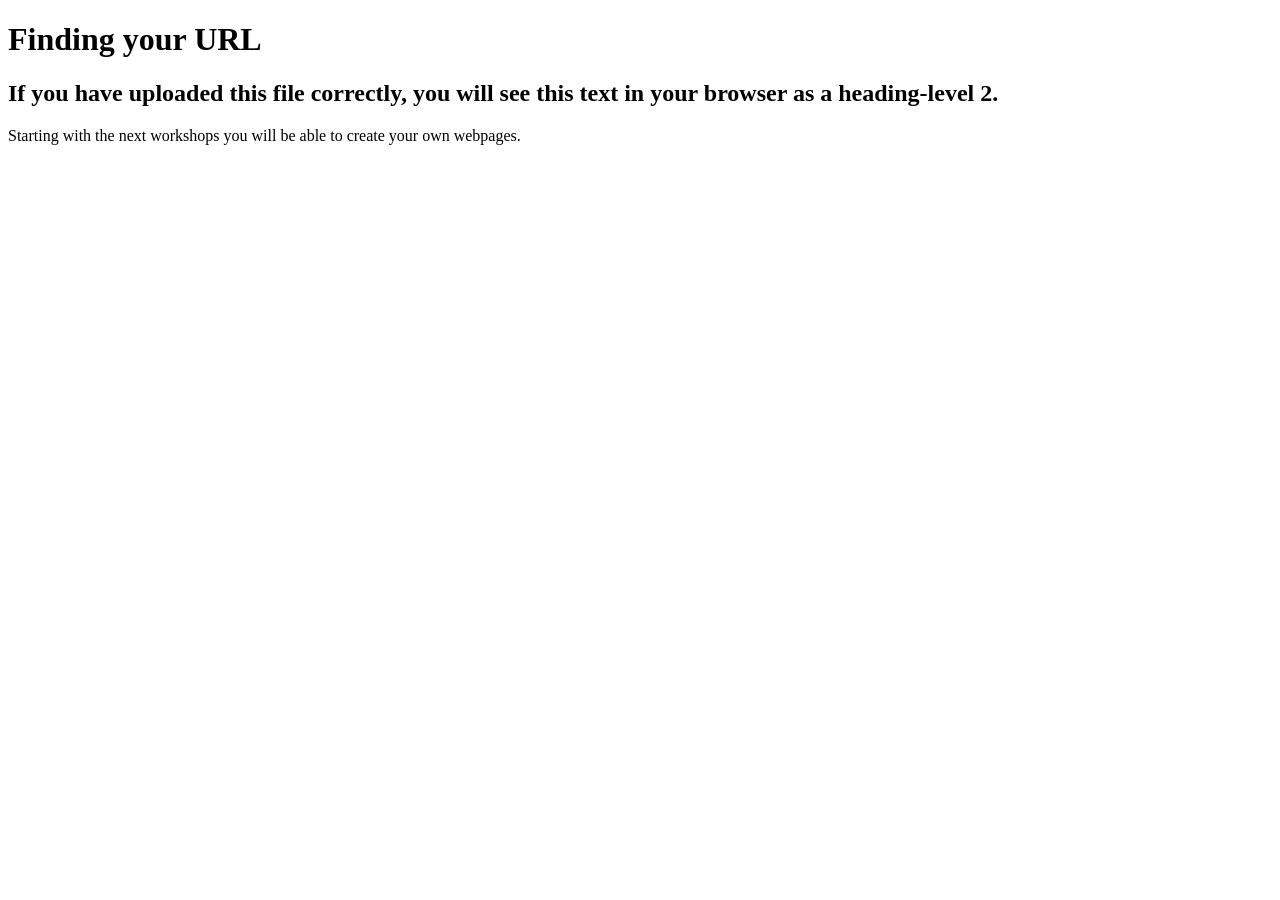
<file: webdevelopment/test.html>
<!DOCTYPE html>
<html>
    
    <head>
        <meta charset="utf-8">
       <title>Finding Your URL</title>
        <meta name="description" content="Finding your URL in GitHub">
    </head>
    <body>
        
        <h1>Finding your URL</h1>
        <h2>If you have uploaded this file correctly, you will see this text in your browser as a heading-level 2.</h2>
        
        <p>
            Starting with the next workshops you will be able to create your own webpages.
        </p>
        
    
    </body>
</html>
</file>
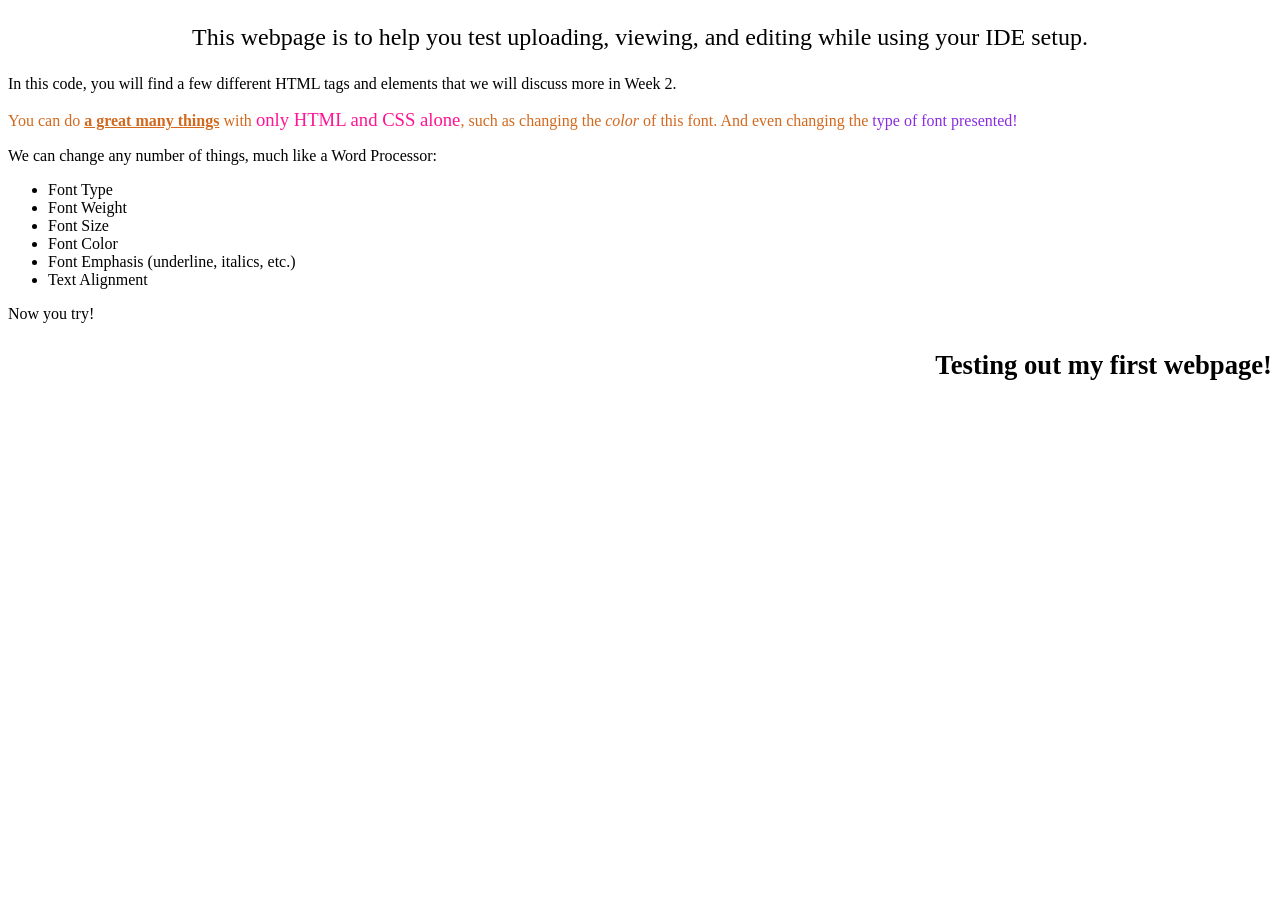
<file: webdevelopment/webpageTest.html>
<!DOCTYPE html>
<html lang="en-US">
<head>
    <title>testing your website</title>
    <meta charset="utf-8">
</head>
<body>
<p style="text-align: center; font-size: 18pt;">This webpage is to help you test uploading, viewing, and editing while using your IDE setup.</p>
    
<p>In this code, you will find a few different HTML tags and elements that we will discuss more in Week 2.</p>
    <p style="color:chocolate;">You can do <span style="font-weight: 600; text-decoration: underline;"> a great many things</span> with <span style="font-size: 14pt; color: deeppink;">only HTML and CSS alone</span>, such as changing the <em>color</em> of this font. And even changing the <span style="font-family: cursive; color:blueviolet;"> type of font presented!</span></p>
    <p>We can change any number of things, much like a Word Processor:</p>
    <ul>
    <li>Font Type</li>
        <li>Font Weight</li>
        <li>Font Size</li>
        <li>Font Color</li>
        <li>Font Emphasis (underline, italics, etc.)</li>
        <li>Text Alignment</li>
    </ul>
    <p> Now you try! </p>
    <p style="text-align: right; font-weight: bold; font-size: 20pt;"> Testing out my first webpage!</p>
    
</body>
</html>
</file>
<file: webdevelopment/style.css>
/* Name: Katherine Link
  Date: Novemeber 21st, 2026
  Course: IS_LT 4355
  Description: 7: Activity: Custom Fonts
 */
/* #region INDEX*/
body:has(.hero-main){
    background-color:#F7F5F1;
}
#hero{
    background-color: #F7F5F1;
}
html{
    scroll-behavior: smooth;
}
.hero-main {
    display: flex;
    align-items: center;
    gap: 4rem;
    max-width: 1500px;
    margin: 0 auto;
    padding: 3.5rem 6%;
}
.hero-intro{
    flex: 1;
    min-width: 0;
    display: flex;
    flex-direction: column;
    justify-content: center;
    align-items: flex-start;
    text-align: left;
    gap: 1.5rem;
}  
body {
    margin: 0;
    padding: 0;
    box-sizing: border-box;
}
.hero-image {
    flex: 1.1;
    min-width: 0;
}
.hero-image img {
    display: block;
    width: 100%;
    height: 430px;
    object-fit: cover;
    object-position: center 25%;
}
.hero-intro h1 {
    color: #283F5D;
    font-size: 0.9em;
    font-family: 'Outfit', sans-serif;
    letter-spacing: 0.15em;
    text-align: left;
    margin: 0;
}
.hero-intro h2 {
    color:#283F5D;
    font-size: 4rem;
    font-family: 'Outfit', sans-serif;
    line-height: 1.05;
    text-align: left;
    margin: 0;
} 
.hero-intro p {
    color: #283F5D;
    font-size: 1.1em;
    font-family: 'Outfit', sans-serif;
    line-height: 1.6;
    text-align: left;
    margin: 0;
}
.purposebutton {
    display: inline-block; 
    color: #283F5D;
    font-family: 'Outfit', sans-serif;
    font-size: 0.85rem;
    font-weight: 600;
    letter-spacing: 0.12em;
    text-decoration: none;
    margin-top: 0.5rem;
}
.hero-purpose {
    display: grid;
    grid-template-columns: 1fr 1.7fr;
    align-items: start;
    column-gap: 4rem;
    row-gap: 1.5rem;
    max-width: 1400px;
    margin: 0 auto;
    padding: 2.5rem 6% 4rem;
    border-top: 1px solid #283F5D;
}
.hero-purpose h3 {
    color: #283F5D;
    font-size: 2.5em; 
    font-family: 'Outfit', sans-serif;
    font-weight: bold;
    line-height: 1.5;
    text-align: left;
    margin: 0;
}
.hero-purpose p {
    color: #283F5D;
    font-size: 1em;
    font-family: 'Lexend', sans-serif;
    line-height: 1.8;
    text-align: left;
    margin: 0;
}
#herobutton {
    grid-column: 2;
    justify-self: start;
    display: inline-block;
    background-color: #283F5D;
    color: white;
    font-size: 0.95em;
    font-family: 'Lexend', sans-serif;
    font-weight: 500;
    text-decoration: none;
    padding: 0.9rem 1.5rem;
    border-radius: 3px;
    cursor: pointer;
}
.hero-quote{
    padding: 0 6% 2.5rem;
    background-color: #F7F5F1;
    margin: 0;
}
.hero-quote blockquote {
    background-color: #283F5D;
    color: white;
    padding: 2rem;
    border-radius: 0;
    text-align: center;
    margin: 0;
}
.quote-text {
    color: white;
    font-size: 1.4rem;
    font-family: 'Lexend', sans-serif;
    text-align: center;
}
.hero-quote p {
    color: white;
    font-size: 0.875rem;
    font-family: 'Lexend', sans-serif;
    letter-spacing: 0.12em;
    text-align: center;
}
/*Index Tablet Layout*/
@media (max-width: 1024px){
    .hero-main{
        flex-direction: column;
        gap: 2rem;
        padding: 3rem 6%;
    }
    .hero-intro, .hero-image{
        width: 100%;
        flex: auto;
    }
    .hero-image img{
        height: auto;
        max-height: 400px;
    }
    .hero-purpose{
        grid-template-columns: 1fr;
        gap: 1.5rem;
    }
    .hero-purpose p, #herobutton{
        grid-column: 1;
    }
}
/*Index Phone Layout*/    
@media (max-width: 600px){
    .hero-main{
        padding: 2rem 5%;
    }
    .hero-intro h2{
        font-size: 2.5rem;
    }
    .hero-intro p{
        font-size: 1rem;
    }
    .hero-purpose{
        padding: 2.5rem 5%;
    }
    .hero-purpose h3{
        font-size: 2rem;
    }
    .hero-quote{
        padding: 0 5% 2rem;
    }
    .quote-text {
        font-size: 1.15rem;
    }
}
/* #endregion */

/* #region ABOUT*/
.about-top, .education-overview, .beyond-resume-video{
    background-color:#F7F5F1;
}
body:has(.about-top){
    background-color:#F7F5F1;
}
.about-top{
    display: grid;
    grid-template-columns: 1fr 2fr;
    grid-template-areas:
        "photo title"
        "photo text";
    gap: 1rem 3rem;
    align-items: center;
    max-width: 1400px;
    padding: 4rem 6%;
}
.headshot img {
    width: 300px;
    height: 350px;
    max-width: 100%;
    object-fit: cover;
    border-radius: 0;
    border: 6px solid #283F5D;
}
/* 'DM Serif Display' Custom font from Google Fonts Apllied to About Page Heading*/
/*Custom styles for all <h1> elements on About Page*/
/*Custom Heading Style: letter spacing*/
.about-top h1 {
    grid-area: title;
    color: #283F5D;
    font-size: 2.5rem; 
    font-family: 'DM Serif Display', serif;
    font-style: normal;
    font-weight: bold;
    text-align: left;
    margin: 0;
    letter-spacing: 0.08em;
}
.about-top .headshot {
    grid-area: photo;
}
.about-top p {
    grid-area: text;
    color: #283F5D;
    font-size: 1rem;
    font-family: 'Lexend', sans-serif;
    line-height: 1.8;
    text-align: left;
    margin: 0;
}
.education-overview {
    display: grid;
    grid-template-columns: 1fr 1.7fr;
    align-items: start;
    column-gap: 4rem;
    row-gap: 1.5rem;
    max-width: 1400px;
    margin: 0 auto;
    padding: 3rem 6%;
    border-top: 1px solid #283F5D;
}
/* 'DM Serif Display' Custom font from Google Fonts Apllied to About Page Heading*/
/*Custom styles for all <h1> elements on About Page*/
/*Custom Heading Style: text shadow*/
.education-overview h1 {
    color: #283F5D;
    font-size: 2.5rem; 
    font-family: 'DM Serif Display', serif;
    font-style: normal;
    font-weight: bold;
    text-align: left;
    margin: 0;
    text-shadow: 3px 3px 3px rgba(40, 63, 93, 0.5);
}
.education-overview ul{
    color: #283F5D;
    font-size: 1rem;
    font-family: 'Lexend', sans-serif;
    text-align: left;
    list-style-type: square;
    margin: 0;
    padding-left: 1.5rem;
}
.education-overview ul ul{
    list-style-type: circle;
    margin-top: 5px;
}
.education-overview > ul > li{
    padding: 0 0 1.5rem;
    margin-bottom: 1.5rem;
    border-bottom: 1px solid #d7d0c7;
}
.education-overview > ul > li:last-child{
    border-bottom: none;
    margin-bottom: 0;
}
.education-overview li:hover{
    font-weight: bold;
}
.resume-link {
    display: block;
    width: fit-content;
    background-color: #283F5D;
    color: white;
    font-size: 1rem;
    font-family: 'Lexend', sans-serif;
    font-weight: bold;
    text-align: center;
    padding: 10px 20px;
    border-radius: 3px;
    cursor: pointer;
    border: 2px solid #283F5D;
    text-decoration: none;
    align-items: center;
    margin-left: auto;
    margin-right: auto;
    margin-top: 2rem;
}
/*Beyond the Resume Section*/
.beyond-resume{
    display: grid;
    grid-template-columns: minmax(0, 1fr) minmax(0, 1.3fr);
    align-items: center;
    column-gap: 4rem;
    row-gap: 2rem;
    width: 100%;
    max-width: 1400px;
    margin: 0 auto;
    padding: 4rem 3%;
    border-top: 1px solid #283F5D;
    box-sizing: border-box;
}
.beyond-resume text{
    display: flex;
    flex-direction: column;
    align-items: flex-start;
    gap: 1.25rem;
}
.beyond-resume-text .section-label{
    font-family: 'Outfit', sans-serif;
    font-size: 0.8rem;
    font-weight: 600;
    letter-spacing: 0.15em;
    color: #283F5D;
    margin: 0;
}
.beyond-resume-text h2{
    font-family: 'Outfit', sans-serif;
    font-size: 2.5rem;
    color: #283F5D;
    line-height: 1.1;
    margin: 0;
    margin-bottom: 0.75rem;
}
.beyond-resume-text p{
    font-family: 'Lexend', sans-serif;
    font-size: 1rem;
    line-height: 1.8;
    color: #283F5D;
    margin: 0 0 1rem 0;
}
.beyond-resume .resume-link{
    margin: 0;
    font-size: 0.95rem;
}
.beyond-resume-video{
    min-width: 0;
    width: 100%;
    max-width: 500px;
    margin: 0 auto;
}
.beyond-resume-video video{
    display: block;
    width: 100%;
    max-width: 100%;
    height: auto;
    border: 1px solid #283F5D;
    border-radius: 0;
    box-sizing: border-box;
}
/*ABOUT Tablet Styling*/
@media screen and (max-width: 1024px){
    .about-top{
        grid-template-columns: 1fr;
        grid-template-areas:
            "title"
            "photo"
            "text";     
        padding: 2em;
    }
    .about-top h1{
        grid-area: title;
        text-align: center;
        order: 1;
    }
    .about-top .headshot{
        grid-area: photo;
        justify-self: center;
        order: 2;
    }
    .headshot img{
        max-width: 100%;
        height: auto;
        box-sizing: border-box;
    }
    .about-top p{
        grid-area: text;
        order: 3;
    }
    .education-overview{
        grid-template-columns: 1fr;
        gap: 1.5rem;
        padding: 2em;
    }
    .beyond-resume{
        grid-template-columns: 1fr;
        gap: 2rem;
        padding: 3rem 6%;
    }
    .beyond-resume-video{
        width: 100%;
        max-width: 550px;
        margin: 0 auto;
    }
}
/*ABOUT Phone Styling*/
@media (max-width: 600px){
    .beyond-resume{
        padding: 2.5rem 5%;
    }
    .beyond-resume-text h2{
        font-size: 2rem;
    }
}
/*ABOUT Print*/
@media print{
    header,.headshot,.resume,.beyond-resume-video{
        display: none !important;
    }
    body {
        color: black;
        font-family: serif;
        font-size: 11pt;
        line-height: 1.3;
        display: block;
        min-height: auto;
    }
    h1, p, li{
        color: black !important;
        font-family: serif !important;
    }
    .about-top{
        display: block;
    }
    main,.about-top, .education-overview{
        display: block;
        width: 100%;
        max-width: none;
        margin: 0;
        padding: 0;
        box-sizing: border-box;
        overflow: visible;
    }
    .about-top p{
        width: 100%;
        max-width: 100%;
        white-space: normal;
        overflow: visible;
    }
    .education-overview{
        margin-bottom: 0;
    }
    footer{
        background-image: none;
        color: black;
        display: block;
        margin-top: 0;
    }
    footer p{
        margin: 0;
    }
    footer img{
        display: none;
    }
}
@page{
    margin: 1in; 
}
/* #endregion */

/* #region REFLECTION*/
body.reflection-page{
    background-color: #F7F5F1;
}
.reflection-heading h1{
    font-family: 'Outfit', serif;
    color: #283F5D;
    text-align: center;
    font-weight: bold;
    letter-spacing: 1px;
}
.reflection-box {
    display: flex;
    width: 90%;
    margin: 15px auto;
    padding: 15px;
    box-sizing: border-box;
    background-color: #a6bcd6;
    border-radius: 15px;
}
.reflection-text p {
    color: #283F5D;
    font-family: 'Outfit', serif;
}
.reflection-text h2{
    color: #283F5D;
    text-transform: uppercase;
    font-family: 'Outfit', sans-serif;
}
.reflection-number{
    background-color: #283F5D;
    color: white;
    width: 50px;
    min-width: 50px;
    height: 50px;
    border-radius: 50%;
    display: flex;
    align-items: center;
    justify-content: center;
    margin-right: 20px;
    font-weight: bold;
    font-size: 1.3em;
    align-self: center;
}
.reflection-number p{
    margin: 0;
}
.reflection-text{
    border-left: 3px solid #283F5D;
    padding-left: 20px;
}
.reflection-icon{
    width: 120px;
    height: 120px;
    object-fit: contain;
    margin-right: 20px;
    align-self: center;
    flex-shrink: 0;
}
/* Pseudo Element-Styles First Letter of First Reflection*/
.first-reflection::first-letter{
    color:white;
    font-size: 1.5em;
    font-weight: bold;
}
/* Pseudo Element-Idenents First Line of Following Paragraphs*/
.rest-reflection{
    text-indent: 20px;
}
/*Reflection Desktop Layout*/
@media screen and (min-width: 1025px){
    .reflection-box{
        display: grid;
        grid-template-columns: 180px minmax(0, 1fr);
        grid-template-rows: auto auto;
        align-items: center;
        gap: 1rem 2rem;
        padding: 2rem;
    }
    .reflection-icon{
        grid-column: 1;
        grid-row: 1;
        justify-self: center;
        align-self: end;
        margin: 0;
    }
    .reflection-number{
        grid-column: 1;
        grid-row: 2;
        justify-self: center;
        align-self: start;
        margin: 0;
    }
    .reflection-text{
        grid-column: 2;
        grid-row: 1/3;
        min-width: 0;
        padding-left: 2rem;
    }
}
/*Reflection Tablet & Mobile Layout*/
@media screen and (max-width: 1024px){
    .reflection-box{
       display: grid;
       grid-template-columns: 50px 70px minmax(0, 1fr);
       column-gap: 1rem;
       row-gap: 1.5rem;
       align-items: center;
       padding: 1.5rem;
       width: 90%;
    }
    .reflection-number{
        grid-column: 1;
        grid-row: 1;
        margin: 0;
        width: 50px;
        min-width: 0;
        height: 50px;
    }
    .reflection-icon{
        grid-column: 2;
        grid-row: 1;
        margin: 0;
        width: 70px;
        height: 70px;
    }
    .reflection-text{
        display: contents;
    }
    .reflection-text h2{
        grid-column: 3;
        grid-row: 1;
        font-size: 1.25rem;
        line-height: 1.3;
        margin: 0;
        min-width: 0;
        overflow-wrap: anywhere;
    }
    .reflection-text p{
        grid-column: 1/-1;
        grid-row: 2;
        border-top: 3px solid #283F5D;
        padding: 1.5rem 0 0;
        margin: 0;
        min-width: 0;
        line-height: 1.6;
        overflow-wrap: anywhere;
    }
}
/*Reflection Phone*/
@media screen and (max-width: 600px){
    .reflection-box{
        grid-template-columns: 40px 45px minmax(0, 1fr);
        column-gap: 0.5rem;
        padding: 1rem;
    }
    .reflection-number{
        width: 40px;
        height: 40px;
        font-size: 1rem;
    }
    .reflection-icon{
        width: 45px;
        height: 45px;
    }
    .reflection-text h2{
        font-size: 1rem;
    }
    .reflection-text p{
        font-size: 0.95rem;
    }
}

/* #endregion */

/* #region CONTACT PAGE*/
body.contact-page{
    background-color: #F7F5F1;
}
.contact-title h1{
    font-family: 'Outfit', sans-serif;
    color:#283F5D;
    text-align: center;
    margin-top: 1.5rem;
}
.contact-section{
    display: flex;
    gap: 2em;
    width: 90%;
    margin: 2rem auto;
}
.contact-info,.contact-form{
    flex: 1;
    padding: 1.5em;
    border-radius: 1em;
}
.contact-info{
    background-color: #283F5D;
    display: flex;
    flex-direction: column;
    justify-content: flex-start;
}
.contact-info h2{
    font-size: 1.75rem;
}
.contact-info ul{
    margin-top: 1.5rem;
    margin-bottom: 2rem;
}
.contact-info li{
    margin-bottom: 0.75rem;
}
.contact-info h2,.contact-info p,.contact-info h3,.contact-info ul,.contact-info li{
    font-family: 'Lexend', sans-serif;
    color: white;
}
.contact-form input,.contact-form select,.contact-form textarea{
    width: 100%;
    box-sizing: border-box;
}
.contact-form{
    background-color:#d6e1ef;
}
.contact-form h2,.contact-form label,.contact-form input,.contact-form select,.contact-form textarea{
    font-family: 'Lexend', sans-serif;
    color: #283F5D;
}
.contact-form form{
    display: flex;
    flex-direction: column;
    gap: 0.5em;
}
.contact-form textarea{
    display: block;
    width: 100%;
    height:120px;
    min-height: 120px;
    padding: 10px;
    box-sizing: border-box;
    background-color: white;
    border: 1px solid #283F5D;
    resize: vertical;
}
.contact-form input[type="submit"]{
    background-color:#283F5D;
    color:white;
    border: none;
    padding: 0.75em;
    border-radius: 0.4rem;
    font-size: 1rem;
    font-family: 'Lexend', sans-serif;
    cursor: pointer;
}
.contact-form input,.contact-form select,.contact-form textarea{
    padding: 0.5rem;
    border-radius: 0.25rem;
    border: 1px solid #283F5D;
}
.contact-form label{
    font-weight: 500;
}
@media (max-width: 768px){
    .contact-section{
        flex-direction: column;
        width: 90%
    }
}
/* #endregion */

/* #region FOOTER*/
footer{
    background-image: url("media/footer-background.png");
    background-size: cover;
    background-position: center;
    color: white;
    padding: 20px 20px;
    margin-top: auto;
    display: flex;
    align-items: center;
    gap: 30px;
    font-family: 'Lexend', sans-serif;
    font-size: 1.1em;
    flex-shrink: 0;
}
footer p{
    margin: 0;
    display: flex;
    align-items: center;
}
.footer-copyright{
    margin-left: auto;
    font-size: 0.85em;
    white-space: nowrap;
}
footer img{
    width: 18px;
    height: 18px;
    vertical-align: middle;
    margin-right: 6px;
    transition: transform 0.4s ease;
}
footer img:hover{
    transform: scale(1.5) translateY(-5px);
}
body{
    min-height: 100vh;
    display: flex;
    flex-direction: column;
}
/*Footer Media Styling*/
@media (max-width: 600px){
    footer{
        flex-wrap: wrap;
        gap: 12px;
    }
    .footer-copyright{
        margin-left: 0;
    }
}
/* #endregion */

/* #region PROJECTS PAGE*/
body.experience-page{
    background-color: #F7F5F1;
}
.experience-main{
    width: 90%;
    max-width: 1400px;
    margin: 0 auto;
    padding: 2em 0;
}
.experience-main h1{
    font-family: 'Outfit', sans-serif;
    color:#283F5D;
    text-align: center;
    font-size: 2.5em;
    margin-bottom: 1em;
}
/*Experience Summary Table Styling*/
.experience-summary{
    background-color: #283F5D;
    padding: 1.5em;
    border-radius: 15px;
    margin-bottom: 2em;
}
.table-container{
    width: 100%;
    overflow-x: auto;
}
.experience-summary table{
    width: 100%;
    border-collapse: collapse;
    font-family: 'Lexend', sans-serif;
    border: 2px solid #283F5D;
    background-color: white;
}
.experience-summary caption{
    caption-side: top;
    text-align: left;
    color: white;
    font-family: 'Outfit', sans-serif;
    font-size: 1.5em;
    font-weight: bold;
    margin-bottom: 0.5em;
}
.experience-summary th, .experience-summary td{
    border: 2px solid #283F5D;
    padding: 0.75em;
    text-align: left;
}
.experience-summary th{
    background-color: #f6f9ff;
    color: #283F5D;
    text-transform: uppercase;
    text-align: center;
    letter-spacing: 1px;
}
/*Alternate colors of data rows*/
.experience-summary tbody tr:nth-child(odd){
    background-color: #a6bcd6;
}
.experience-summary tbody tr:nth-child(even){
    background-color: #d6e1ef;
}
/*Responsive table for smaller screens*/
@media screen and (max-width: 768px){
    .experience-summary{
        padding: 1em;
    }
    .experience-summary table{
        width: 100%;
        min-width: 0;
        table-layout: fixed;
        font-size: 0.75em;
    }
    .experience-summary th, .experience-summary td{
        padding: 0.4em 0.2em;
        overflow-wrap: anywhere;
        white-space: normal;
    }
    .experience-summary caption{
        font-size: 1.3em;
    }
}
/*Experience Card Styling*/
.experience-card{
    display: grid;
    grid-template-columns: 2fr 1fr;
    gap: 2em;
    align-items: center;
    margin-bottom: 1.5em;
    padding: 1.5em;
    border-radius: 15px;
    color:#283F5D;
}
.experience-card.dark{
    background-color:#a6bcd6;
}
.experience-card.light{
    background-color:#d6e1ef;
}
/*Experience Text Styling*/
.experience-content{
    min-width: 0;
}
.experience-content h2{
    font-family: 'Outfit', sans-serif;
    font-size: 1.5em;
    margin: 0 0 0.25em;
}
.experience-content > h3{
    font-family: 'Lexend', sans-serif;
    font-size: 0.85em;
    font-weight: normal;
    text-transform: uppercase;
    letter-spacing: 1px;
    }
.experience-content > p{
    font-family: 'Lexend', sans-serif;
    font-size: 0.95em;
    line-height: 1.5;
}
/*Reflection Box Styling*/
.experience-reflection{
    background-color: white;
    padding: 1em;
    border-radius: 12px;
    margin-top: 1em;
}
.experience-reflection h3{
    font-family: 'Outfit', sans-serif;
    margin: 0 0 0.5em;
}
.experience-reflection p{
    font-family: 'Lexend', sans-serif;
    font-size: 0.9em;
    line-height: 1.5;
    margin: 0;
}
/*Artifact Styling*/
.experience-artifact{
    min-width: 0;
    margin: 0;
    padding-left: 1.5em;
    border-left: 3px solid #283F5D;
    text-align: center;
}
.experience-artifact img{
    display: block;
    width: 100%;
    max-width: 300px;
    height: auto;
    margin: 0 auto;
    border-radius: 5px;
}
.experience-artifact figcaption{
    font-family: 'Lexend', sans-serif;
    font-size: 0.75em;
    font-style: italic;
    line-height: 1.4;
    margin-top: 0.75em;
}
/*Tablet and Mobile Responsiveness*/
@media screen and (max-width: 1024px){
    .experience-card{
        grid-template-columns: 1fr;
        padding: 1em;
    }
    .experience-artifact{
        padding-left: 0;
        border-left: none;
        border-top: 2px solid #283F5D;
        padding-top: 1em;
    }
}
@media screen and (max-width: 600px){
    .experience-main{
        width: 95%;
        padding: 1em 0;
    }
    .experience-main h1{
        font-size: 2em;
    }
    .experience-card{
        padding: 1em;
    }
    .experience-content h2{
        font-size: 1.3em;
    }
    .experience-content > p, .experience-reflection p{
        font-size: 0.9em;
    }
}
/* #endregion */
</file>
<file: webdevelopment/nav.css>
/* Name: Katherine Link
  Date: November 12th, 2026
  Course: IS_LT 4355
  Description: 6: Activity: Responsive Navigation
 */
header {
    display: flex;
    justify-content: space-between;
    align-items: center;
    background-color: #283F5D;
    padding: 0.4em 1.5em;
}
.header-logo {
    width: 350px;
    height: 60px;
    overflow: hidden;
    display: flex;
    align-items: center
}
.header-logo img {
    width: 350px;
    height: auto;
    display: block;
}
.header-navigation nav > ul{
    display: flex;
    gap: 2em;
    list-style: none;
    margin: 0;
    padding: 0;
}
.header-navigation a {
    color: white;
    text-decoration: none;
    font-family: 'Outfit', sans-serif;
    font-size: 1.35em;
    padding: 12px;
    display: block;
    text-align: center;
}
.header-navigation a:hover,
.header-navigation a:focus {
    background-color: #19293f;
}
/* Drop-Down Navigation Styling */
.dropdown{
    position: relative;
}
.header-navigation .dropdown-menu{
    display: none;
    position: absolute;
    top: 100%;
    left: 0;
    background-color:#19293f;
    list-style: none;
    margin: 0;
    padding: 0;
    min-width: 220px;
    z-index: 1000;
}
.header-navigation .dropdown-menu li{
    width: 100%;
}
.header-navigation .dropdown-menu a{
    display: block;
    padding: 12px 15px;
    white-space: nowrap;
    text-align: left;
}
.menu-checkbox {
    position: absolute;
    opacity: 0;
    width: 1px;
    height: 1px;
}
.menu-icon{
    display: none;
}
/* Changes color of individual dropdown link when hovered*/
.header-navigation .dropdown-menu a:hover, .header-navigation .dropdown-menu a:focus{
    background-color:#111821;
}
.header-navigation .dropdown:hover > .dropdown-menu, .header-navigation .dropdown:focus-within > .dropdown-menu{
    display: block;
}
/* Hamburger menu styling for smaller screens */
@media screen and (max-width: 1024px){
    .menu-icon {
        display: block;
        background: none;
        border: none;
        color: white;
        font-size: 2em;
        cursor: pointer;
    }
    .header-navigation nav{
        display: none;
    }
    .menu-checkbox:checked ~ nav{
        display: block;
    }
    .header-navigation nav> ul{
        flex-direction: column;
        gap: 0;
    }
    .header-navigation .dropdown-menu, .header-navigation .dropdown:hover > .dropdown-menu{
        display: none;
    }
    header {
        flex-wrap: wrap;
    }
    .header-logo{
        flex: 1;
        min-width: 0;
    }
    .header-logo img{
        max-width: 100%;
        height: auto;
    }
    .header-navigation nav{
        width: 100%;
    }
    header:has(.menu-checkbox:checked) .header-logo{
        display: none;
    }
    .header-navigation:has(.menu-checkbox:checked) {
        width: 100%;
    }

}
</file>
